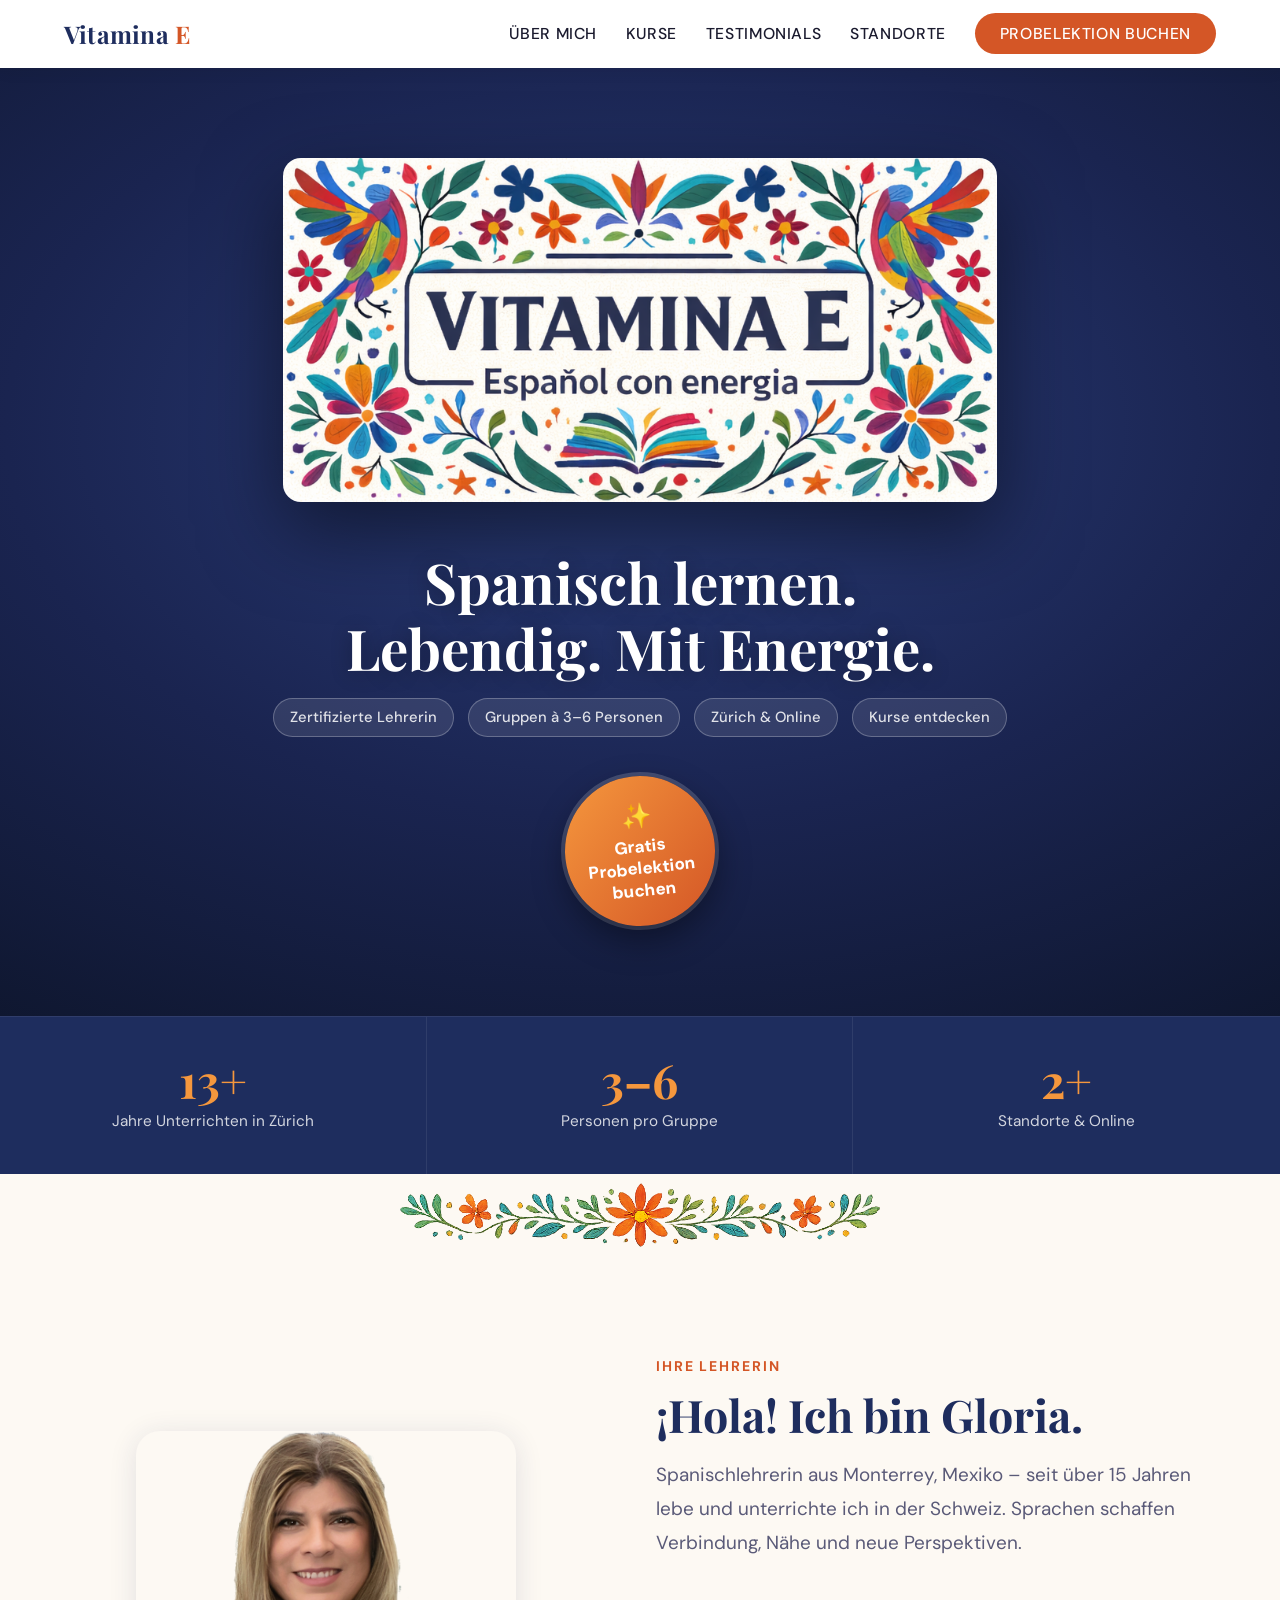
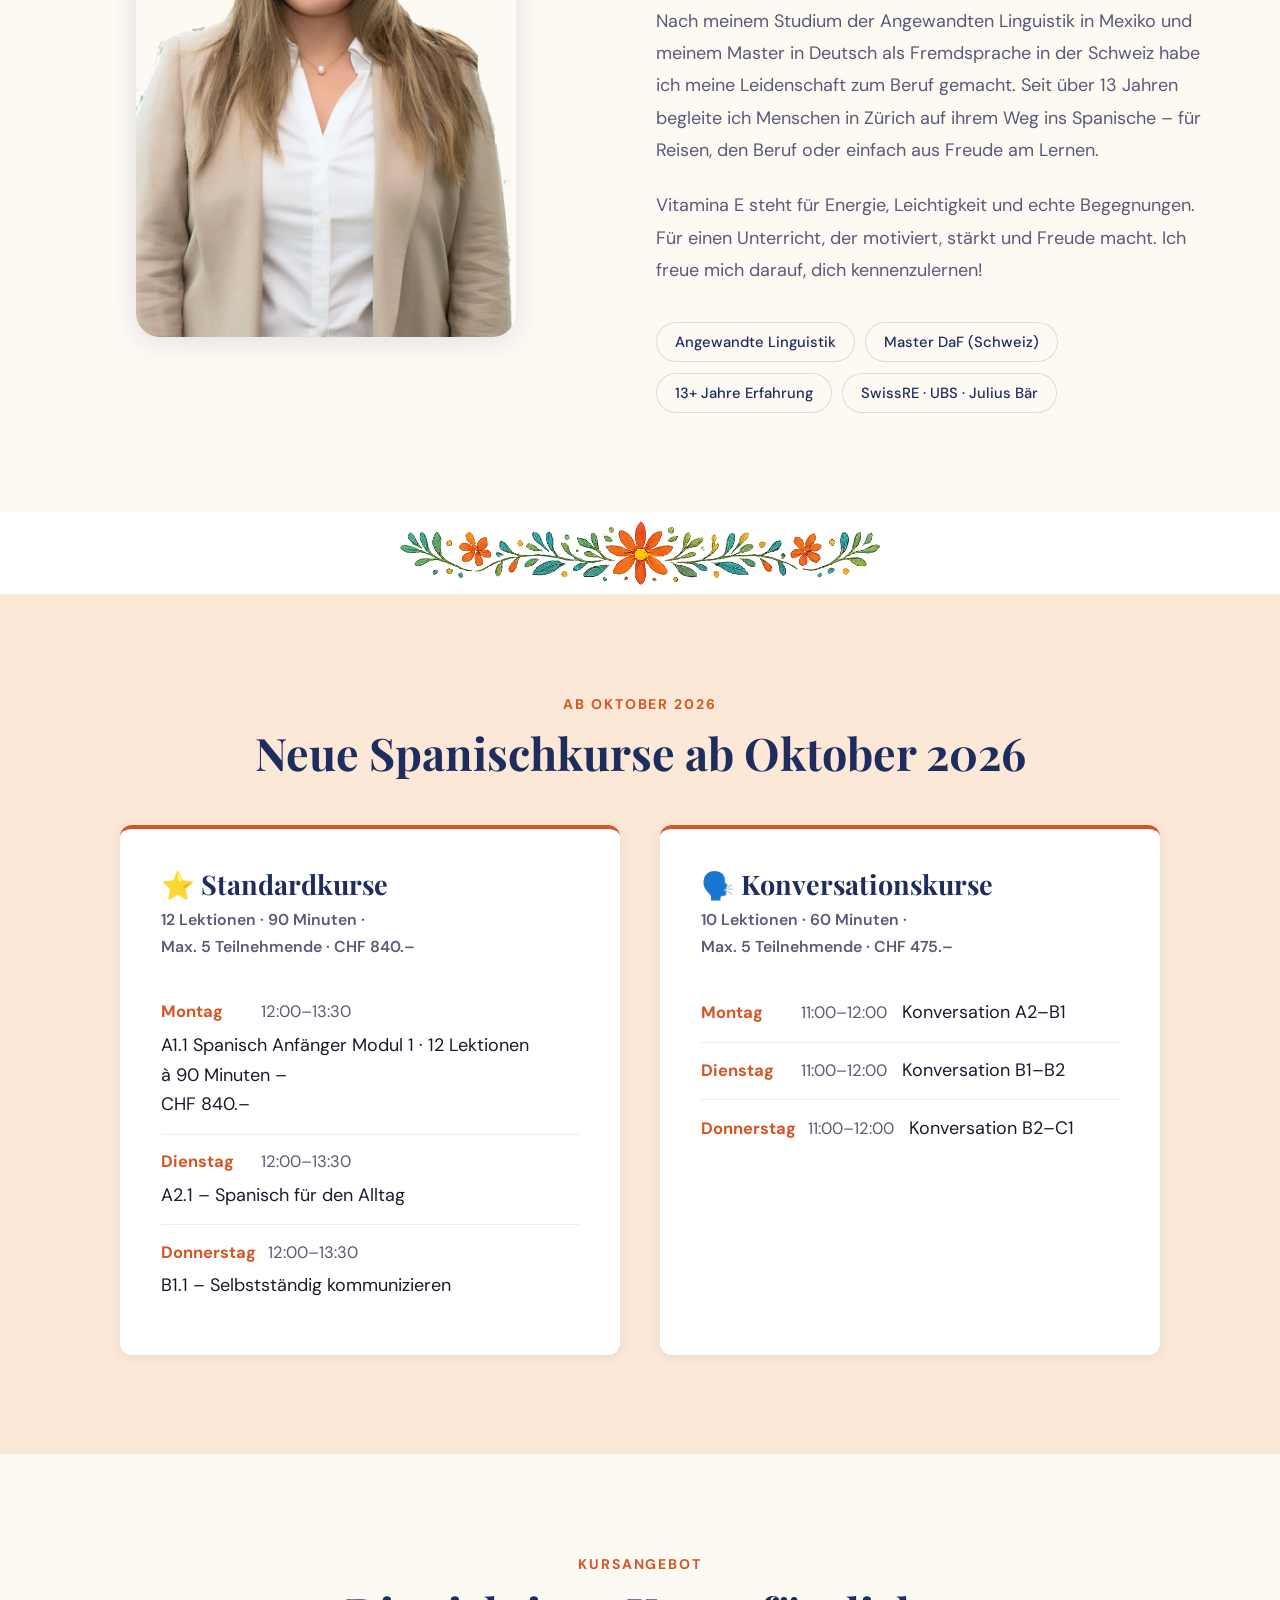
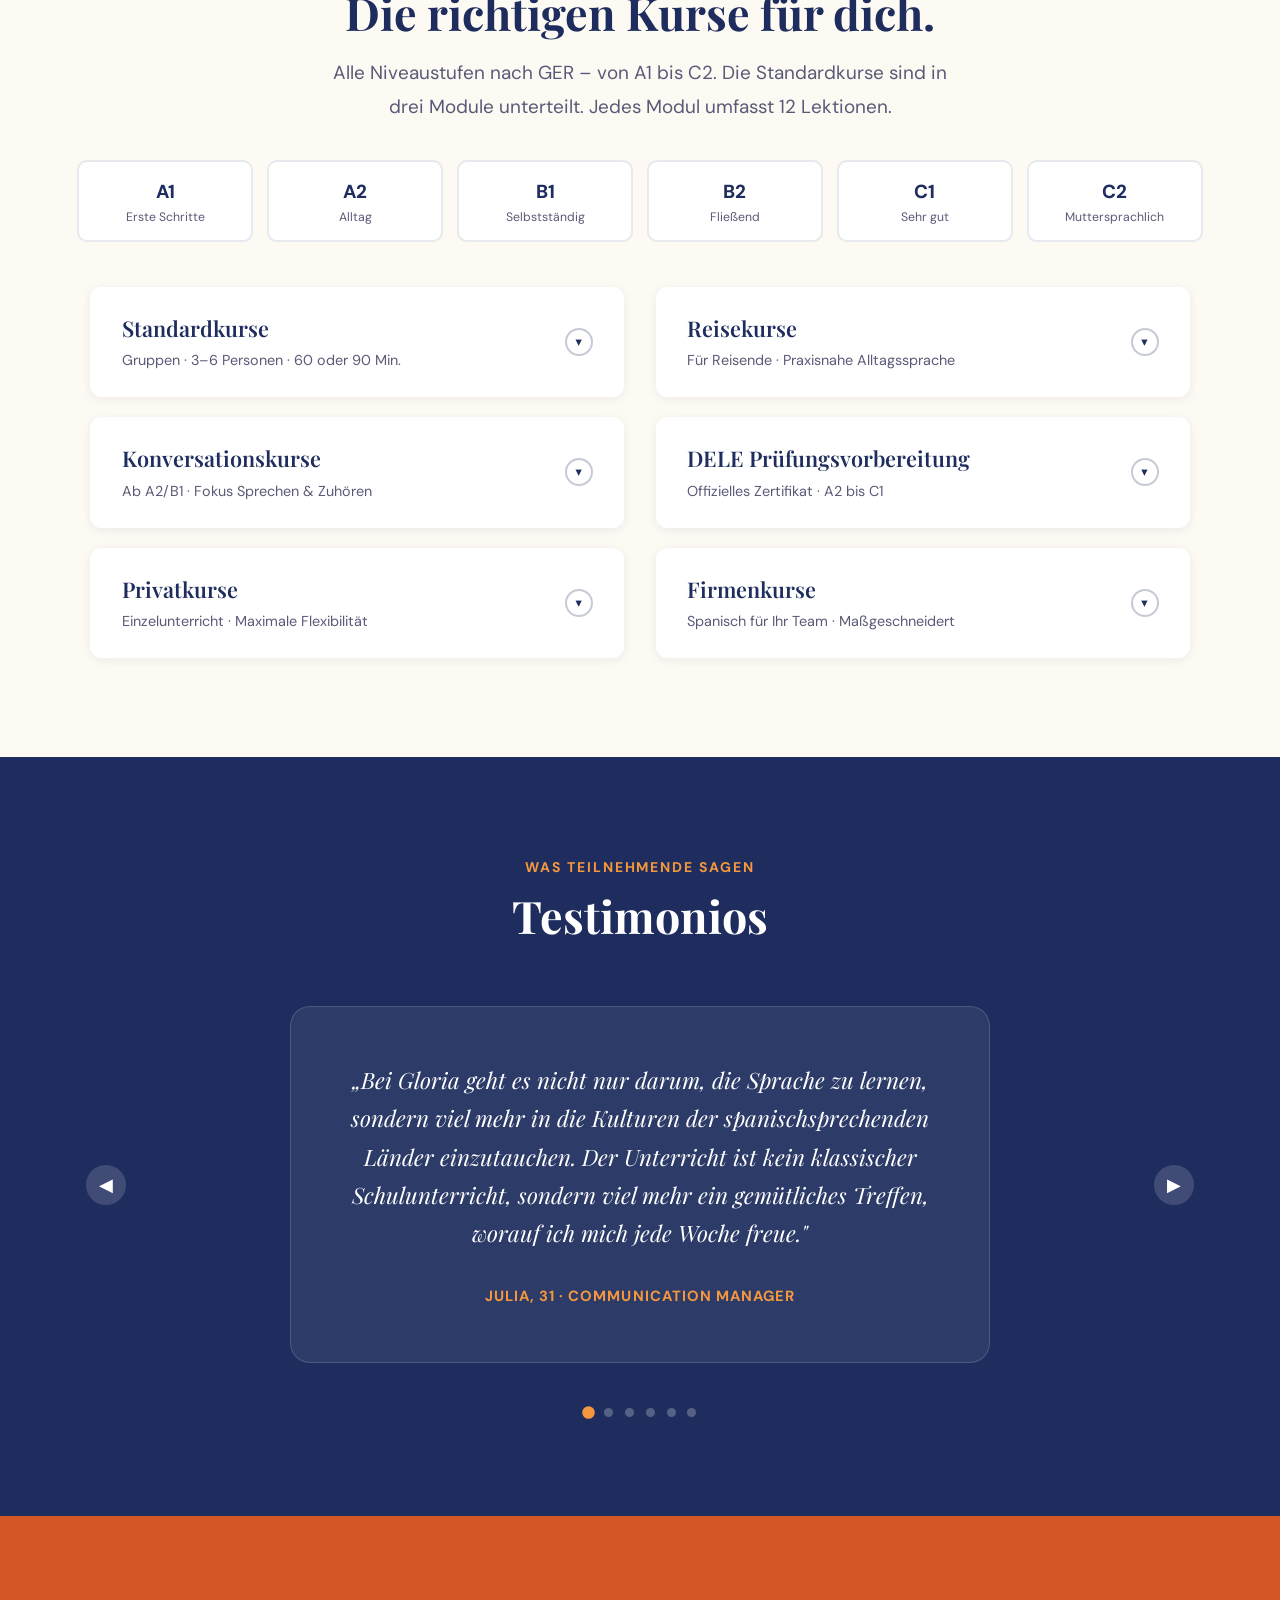
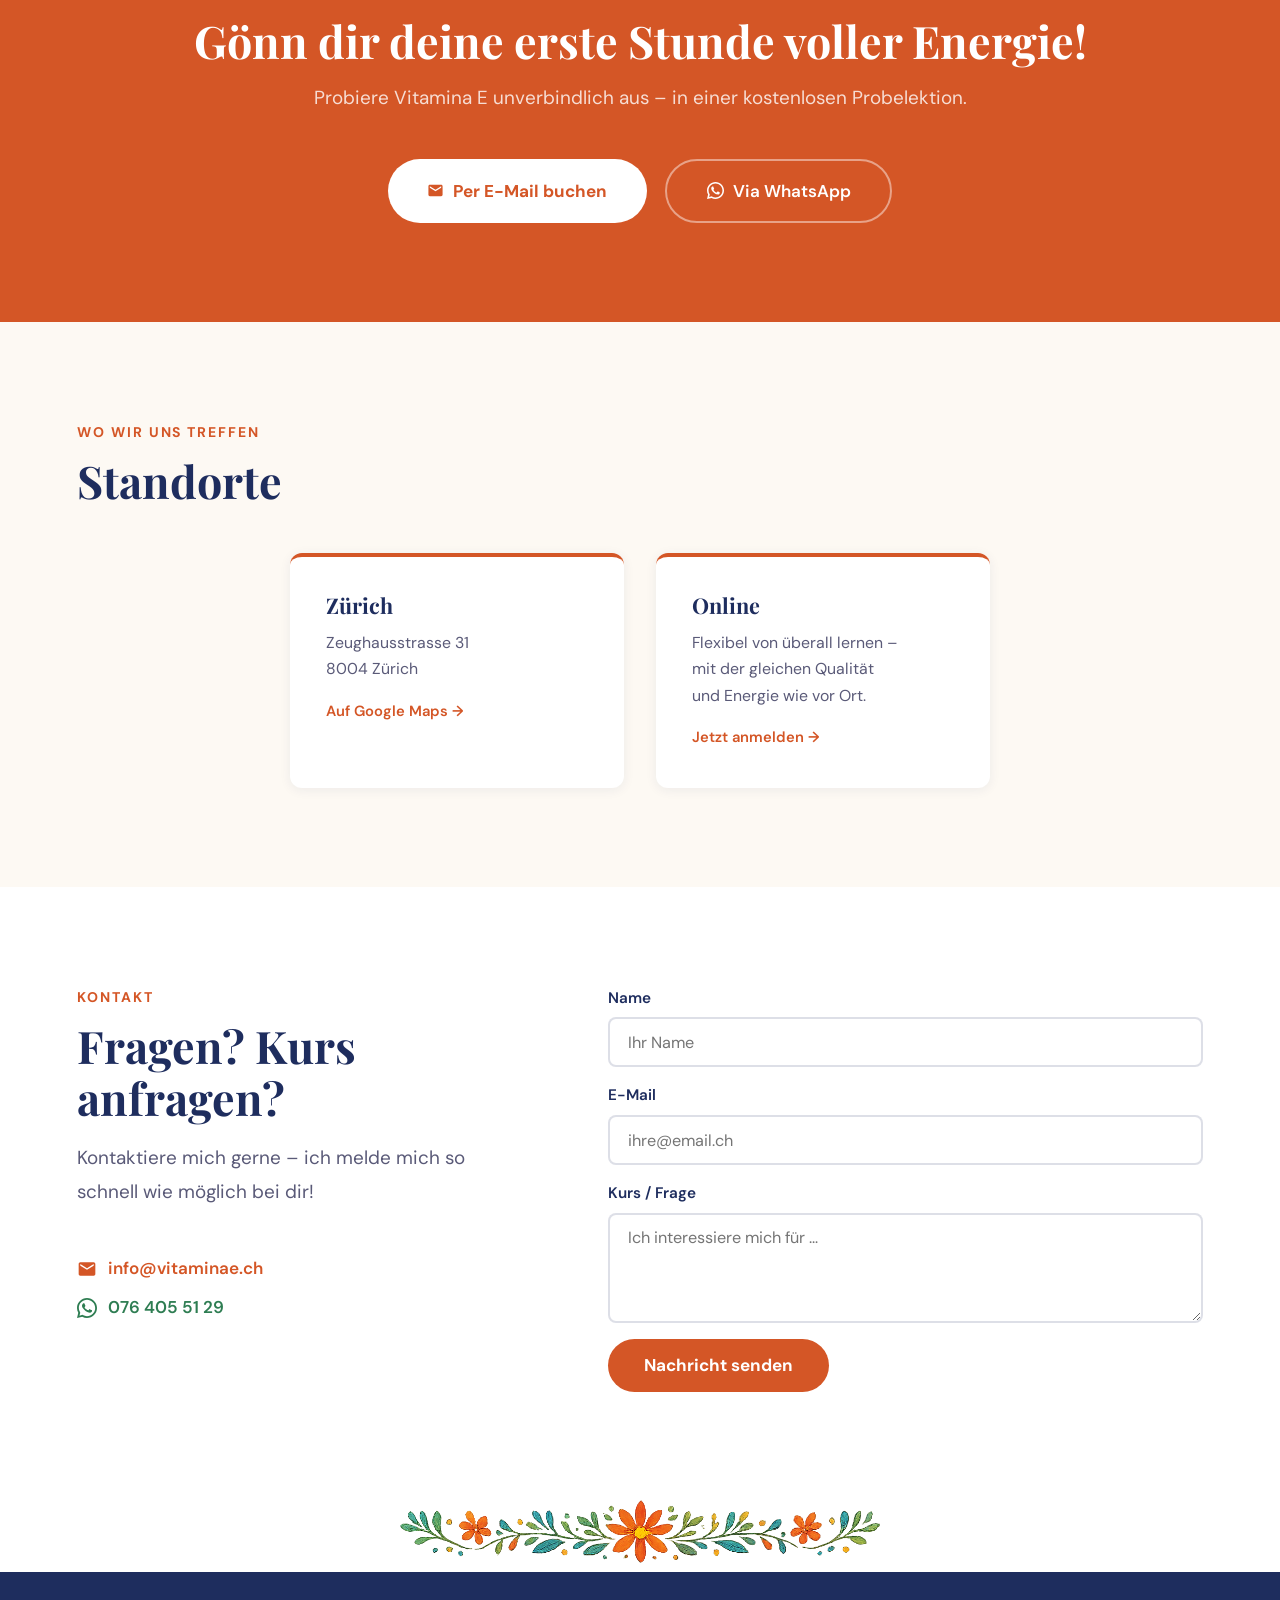
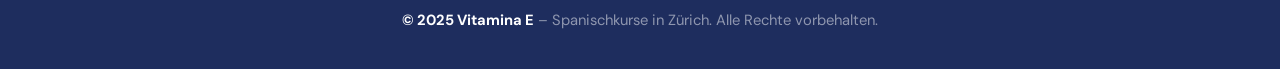
<file: docs/index.html>
<!DOCTYPE html>
<html lang="de">
<head>
<meta charset="UTF-8">
<meta name="viewport" content="width=device-width, initial-scale=1.0">
<title>Vitamina E – Español con energía | Spanischkurse Zürich</title>
<link rel="preconnect" href="https://fonts.googleapis.com">
<link rel="preconnect" href="https://fonts.gstatic.com" crossorigin>
<link href="https://fonts.googleapis.com/css2?family=Playfair+Display:ital,wght@0,400;0,600;0,700;1,400&family=DM+Sans:opsz,wght@9..40,300;9..40,400;9..40,500;9..40,600;9..40,700;9..40,800&display=swap" rel="stylesheet">
<style>
/* ── TOKENS ── */
:root {
  --navy:#1e2d5e; --navy2:#26387a; --terra:#d45626; --terra2:#b83d18;
  --gold:#f5973d; --green:#2e7d52; --teal:#0d7f8f; --cream:#fdf9f3;
  --white:#fff; --text:#1a1a2e; --muted:#5a5a78;
  --head:'Playfair Display',Georgia,serif;
  --body:'DM Sans',system-ui,sans-serif;
  --r:12px; --sh:0 4px 28px rgba(30,45,94,.12);
  --cta:var(--terra); --cta2:var(--terra2);
  --sec:#fdf9f3; --sec2:#fff;
}
body.vibrant {
  --head:'DM Sans',system-ui,sans-serif;
  --cta:var(--gold); --cta2:#e0872a;
  --sec:#fff; --sec2:#f8f4ee;
}
*,*::before,*::after{box-sizing:border-box;margin:0;padding:0;}
html{scroll-behavior:smooth;font-size:18px;}
body{font-family:var(--body);color:var(--text);background:var(--sec);line-height:1.65;}
img{max-width:100%;display:block;}
a{color:inherit;text-decoration:none;}
h1,h2,h3{font-family:var(--head);line-height:1.18;}

/* ── NAV ── */
nav{
  position:sticky;top:0;z-index:100;
  background:var(--white);box-shadow:0 2px 16px rgba(0,0,0,.07);
  padding:0 clamp(1.5rem,5vw,5rem);
  display:flex;align-items:center;justify-content:space-between;height:68px;
}
.nav-brand{
  font-family:var(--head);font-size:1.35rem;font-weight:700;color:var(--navy);
  letter-spacing:.01em;white-space:nowrap;
}
.nav-brand em{font-style:normal;color:var(--terra);}
.nav-links{display:flex;gap:1.6rem;align-items:center;list-style:none;}
.nav-links a{font-size:.875rem;font-weight:500;letter-spacing:.04em;text-transform:uppercase;color:var(--text);transition:color .18s;white-space:nowrap;}
.nav-links a:hover{color:var(--terra);}
.btn-nav{
  background:var(--cta);color:var(--white)!important;
  padding:.55rem 1.4rem;border-radius:40px;font-weight:700;
  transition:background .2s,transform .12s;white-space:nowrap;
}
.btn-nav:hover{background:var(--cta2)!important;transform:translateY(-1px);}

/* ── HERO ── */
#home{
  background:var(--navy);
  min-height:92svh;
  display:flex;flex-direction:column;
  align-items:center;justify-content:center;text-align:center;
  padding:5rem clamp(1.5rem,6vw,6rem) 5rem;
  gap:0;position:relative;overflow:hidden;
}
#home::before{
  content:'';position:absolute;inset:0;
  background:radial-gradient(ellipse 90% 75% at 50% 38%,#2a3d7a 0%,#1a2450 55%,#0f1730 100%);
}
.hero-left{position:relative;z-index:1;display:flex;flex-direction:column;align-items:center;max-width:760px;}
.hero-logo{
  width:min(760px,94%);border-radius:18px;
  box-shadow:0 28px 80px rgba(0,0,0,.5);margin-bottom:2.6rem;
}
.hero-badge{
  display:inline-flex;flex-direction:column;align-items:center;justify-content:center;
  width:150px;height:150px;border-radius:50%;
  background:linear-gradient(135deg,var(--gold),var(--terra));
  color:var(--white);
  font-family:var(--body);font-weight:800;font-size:.95rem;line-height:1.3;text-align:center;
  box-shadow:0 14px 34px rgba(0,0,0,.4),0 0 0 4px rgba(255,255,255,.18);
  transform:rotate(-6deg);transition:transform .2s;
  animation:badgePop 2.6s ease-in-out infinite;
}
.hero-badge:hover{transform:rotate(-6deg) scale(1.06);}
.hero-badge-star{font-size:1.35rem;margin-bottom:.15rem;}
body.vibrant .hero-badge{background:linear-gradient(135deg,var(--terra),var(--gold));}
@keyframes badgePop{
  0%,100%{transform:rotate(-6deg) scale(1);}
  50%{transform:rotate(-3deg) scale(1.05);}
}
@media(max-width:480px){
  .hero-badge{width:120px;height:120px;font-size:.8rem;}
  .hero-badge-star{font-size:1.1rem;}
}
.hero-h1{
  font-family:var(--head);
  font-size:clamp(2.1rem,4.4vw,3.4rem);color:var(--white);
  font-weight:700;margin-bottom:.9rem;text-wrap:balance;
  text-shadow:0 2px 20px rgba(0,0,0,.3);
}
body.vibrant .hero-h1{color:var(--gold);}
.hero-pills{
  display:flex;gap:.75rem;flex-wrap:wrap;margin-bottom:2.2rem;justify-content:center;
}
.hero-pill{
  background:rgba(255,255,255,.1);border:1px solid rgba(255,255,255,.25);
  border-radius:40px;padding:.35rem .9rem;
  font-size:.82rem;font-weight:500;color:rgba(255,255,255,.85);
}
a.hero-pill{transition:background .18s,border-color .18s;}
a.hero-pill:hover{background:rgba(255,255,255,.2);border-color:rgba(255,255,255,.4);}
.hero-btns{display:flex;gap:1rem;flex-wrap:wrap;justify-content:center;}
.btn-primary{
  background:var(--cta);color:var(--white);
  padding:.85rem 2rem;border-radius:50px;
  font-weight:700;font-size:.95rem;
  display:inline-flex;align-items:center;gap:.5rem;
  transition:background .2s,transform .15s,box-shadow .15s;
}
.btn-primary:hover{background:var(--cta2);transform:translateY(-2px);box-shadow:0 8px 24px rgba(0,0,0,.25);}
.btn-ghost{
  border:2px solid rgba(255,255,255,.4);color:var(--white);
  padding:.85rem 2rem;border-radius:50px;
  font-weight:600;font-size:.95rem;
  transition:border-color .2s,background .2s;
}
.btn-ghost:hover{border-color:var(--white);background:rgba(255,255,255,.1);}
.hero-right{
  position:relative;z-index:1;
  display:none;
}
.hero-photo{
  width:min(460px,100%);filter:drop-shadow(0 24px 56px rgba(0,0,0,.55));
  margin-bottom:-4rem;
}

/* ── USP BAR ── */
.usp-bar{
  background:var(--navy);
  display:grid;grid-template-columns:repeat(3,1fr);
  border-top:1px solid rgba(255,255,255,.08);
}
body.vibrant .usp-bar{background:var(--terra);}
.usp-item{
  padding:2.2rem 1rem;text-align:center;color:var(--white);
  border-right:1px solid rgba(255,255,255,.08);
}
.usp-item:last-child{border-right:none;}
.usp-num{
  font-family:var(--head);font-size:2.6rem;font-weight:700;
  color:var(--gold);display:block;line-height:1;
}
body.vibrant .usp-num{color:var(--white);}
.usp-txt{font-size:.85rem;opacity:.8;margin-top:.3rem;}

/* ── SHARED SECTION ── */
.section{padding:5.5rem clamp(1.5rem,6vw,7rem);}
.section-alt{background:var(--sec2);}
#neue-kurse{background:#fbe8d7;}
.lbl{font-size:.78rem;font-weight:700;letter-spacing:.14em;text-transform:uppercase;color:var(--terra);margin-bottom:.6rem;}
.section-dark .lbl{color:var(--gold);}
.h2{font-family:var(--head);font-size:clamp(1.75rem,3.5vw,2.7rem);color:var(--navy);margin-bottom:.9rem;text-wrap:balance;}
.section-dark .h2{color:var(--white);}
.lead{font-size:1.05rem;color:var(--muted);max-width:640px;line-height:1.8;margin-bottom:2.5rem;}
.section-dark .lead{color:rgba(255,255,255,.68);}

/* ── FLORAL ── */
.floral{display:flex;justify-content:center;padding:.5rem 0;background:var(--sec);}
.floral.alt{background:var(--sec2);}
.floral img{width:min(480px,88vw);}

/* ── ABOUT ── */
#ueber-mich{background:var(--sec);}
.about-grid{display:grid;grid-template-columns:1fr 1.1fr;gap:4.5rem;align-items:center;}
.about-photo-wrap{
  position:relative;background:var(--cream);
  border-radius:24px;overflow:hidden;
  box-shadow:var(--sh);
  max-width:380px;margin:0 auto;
}
body.vibrant .about-photo-wrap{
  border-radius:40% 60% 55% 45%/50% 45% 55% 50%;
  background:linear-gradient(135deg,#e8f4f0 0%,#fdf9f3 100%);
}
.about-photo-wrap img{width:100%;object-fit:cover;}
.chips{display:flex;flex-wrap:wrap;gap:.6rem;margin-top:2rem;}
.chip{
  background:var(--cream);border:1px solid rgba(30,45,94,.14);
  border-radius:20px;padding:.38rem 1rem;
  font-size:.82rem;font-weight:500;color:var(--navy);
}
body.vibrant .chip{background:rgba(30,45,94,.05);border-color:rgba(30,45,94,.2);}

/* ── LEVEL GRID ── */
.levels{
  display:grid;grid-template-columns:repeat(6,1fr);gap:.75rem;
  margin-bottom:2.5rem;
}
.lvl{
  background:var(--white);border:2px solid rgba(30,45,94,.1);
  border-radius:10px;padding:.75rem .5rem;text-align:center;
}
body.vibrant .lvl{border-color:var(--gold);}
.lvl-code{font-weight:800;font-size:1.05rem;color:var(--navy);}
.lvl-name{font-size:.68rem;color:var(--muted);margin-top:.2rem;line-height:1.3;}

/* ── ACCORDION ── */
.courses-stack{
  max-width:1100px;margin:0 auto;
  display:grid;grid-template-columns:1fr 1fr;grid-template-rows:repeat(3,auto);
  grid-auto-flow:column;align-items:start;gap:1.1rem 1.75rem;
}
details.ccard{
  background:var(--white);border-radius:var(--r);
  box-shadow:0 2px 10px rgba(30,45,94,.07);overflow:hidden;
  transition:box-shadow .2s;
}
details.ccard[open]{box-shadow:var(--sh);}
body.vibrant details.ccard[open]{outline:2px solid var(--gold);}
summary.csumm{
  list-style:none;cursor:pointer;
  padding:1.35rem 1.75rem;
  display:flex;align-items:center;justify-content:space-between;gap:1rem;
  background:var(--white);user-select:none;
  transition:background .15s;
}
summary.csumm::-webkit-details-marker{display:none;}
details.ccard[open] summary.csumm{background:var(--navy);color:var(--white);}
.cname{font-family:var(--head);font-size:1.2rem;font-weight:600;color:var(--navy);}
details.ccard[open] .cname{color:var(--white);}
.cmeta{font-size:.8rem;color:var(--muted);margin-top:.15rem;}
details.ccard[open] .cmeta{color:rgba(255,255,255,.6);}
.chevron{
  flex-shrink:0;width:28px;height:28px;border-radius:50%;
  border:2px solid rgba(30,45,94,.25);
  display:flex;align-items:center;justify-content:center;
  font-size:.7rem;color:var(--navy);
  transition:transform .3s,border-color .15s,color .15s;
}
details.ccard[open] .chevron{transform:rotate(180deg);border-color:rgba(255,255,255,.4);color:var(--white);}
.cbody{padding:2rem 1.75rem;}
.price-row{display:grid;grid-template-columns:1fr 1fr;gap:1.2rem;margin-bottom:1.75rem;}
.pcard{background:var(--cream);border-radius:10px;padding:1.4rem 1.3rem;}
body.vibrant .pcard{background:#f8f4ee;}
.pdur{font-size:.75rem;font-weight:700;text-transform:uppercase;letter-spacing:.08em;color:var(--muted);margin-bottom:.4rem;}
.pamt{font-family:var(--head);font-size:2rem;font-weight:700;color:var(--navy);}
.punit{font-size:.85rem;color:var(--muted);}
.ppkt{
  display:inline-block;margin-top:.7rem;
  background:var(--terra);color:var(--white);
  border-radius:6px;padding:.3rem .75rem;font-size:.8rem;font-weight:700;
}
body.vibrant .ppkt{background:var(--navy);}
.psave{font-size:.72rem;color:var(--muted);margin-top:.2rem;}
.por{
  background:var(--cream);border-radius:10px;padding:1.5rem;
  text-align:center;font-size:.95rem;color:var(--muted);margin-bottom:1.5rem;
}
.por strong{display:block;font-size:1.15rem;color:var(--navy);margin-bottom:.3rem;}
.flist{
  list-style:none;display:grid;grid-template-columns:1fr 1fr;gap:.55rem;
}
.flist li{
  display:flex;align-items:flex-start;gap:.5rem;
  font-size:.88rem;color:var(--text);padding:.35rem 0;
}
.flist li::before{content:'✓';color:var(--green);font-weight:700;flex-shrink:0;margin-top:.05rem;}

/* ── NEW COURSES (Okt 2026) ── */
.schedule-grid{display:grid;grid-template-columns:1fr 1fr;gap:2.25rem;max-width:1040px;margin:0 auto;}
.sched-col{background:var(--white);border-radius:var(--r);padding:2.25rem;border-top:4px solid var(--terra);box-shadow:0 2px 12px rgba(30,45,94,.07);}
body.vibrant .sched-col{border-top-color:var(--navy);}
.sched-title{font-family:var(--head);font-size:1.5rem;color:var(--navy);margin-bottom:.35rem;}
.sched-sub{font-size:.88rem;font-weight:600;color:var(--muted);margin-bottom:1.4rem;}
.sched-row{display:flex;flex-wrap:wrap;align-items:baseline;gap:.3rem .7rem;padding:.75rem 0;border-top:1px solid rgba(30,45,94,.08);}
.sched-row:first-of-type{border-top:none;}
.sched-day{font-weight:700;color:var(--terra);font-size:.92rem;min-width:88px;}
.sched-time{font-size:.92rem;color:var(--muted);min-width:88px;}
.sched-desc{font-size:1rem;color:var(--text);}

/* ── TESTIMONIALS ── */
#testimonials{background:var(--navy);}
body.vibrant #testimonials{background:var(--terra);}
.t-wrap{position:relative;overflow:hidden;}
.t-track{display:flex;transition:transform .5s cubic-bezier(.4,0,.2,1);}
.t-slide{min-width:100%;padding:.5rem 3.5rem;}
.tcard{
  max-width:700px;margin:0 auto;
  background:rgba(255,255,255,.07);
  border:1px solid rgba(255,255,255,.14);
  border-radius:20px;padding:3rem 3rem;text-align:center;
}
.tquote{
  font-family:var(--head);font-size:clamp(.95rem,2.2vw,1.25rem);
  color:var(--white);font-style:italic;line-height:1.7;margin-bottom:1.75rem;
}
.tauthor{font-weight:700;color:var(--gold);font-size:.82rem;letter-spacing:.07em;text-transform:uppercase;}
body.vibrant .tauthor{color:var(--white);}
.t-dots{display:flex;justify-content:center;gap:.65rem;margin-top:2rem;}
.t-dot{
  width:9px;height:9px;border-radius:50%;
  background:rgba(255,255,255,.25);border:none;cursor:pointer;
  transition:background .2s,transform .2s;padding:0;
}
.t-dot.on{background:var(--gold);transform:scale(1.4);}
body.vibrant .t-dot.on{background:var(--white);}
.t-btn{
  position:absolute;top:50%;transform:translateY(-50%);
  width:40px;height:40px;border-radius:50%;border:none;
  background:rgba(255,255,255,.15);color:var(--white);font-size:1rem;
  cursor:pointer;display:flex;align-items:center;justify-content:center;
  transition:background .18s;z-index:2;
}
.t-btn:hover{background:rgba(255,255,255,.3);}
.t-prev{left:.5rem;} .t-next{right:.5rem;}

/* Cards mode (hidden by default) */
.t-cards{
  display:none;grid-template-columns:repeat(auto-fill,minmax(290px,1fr));
  gap:1.5rem;max-width:1100px;margin:0 auto;
}
.t-cards.active{display:grid;}
.t-cards .tcard{max-width:none;text-align:left;font-size:.88rem;}
.t-cards .tquote{font-size:.95rem;}

/* ── CTA BANNER ── */
.cta-banner{
  background:var(--terra);color:var(--white);
  padding:5.5rem clamp(1.5rem,6vw,7rem);
  text-align:center;
}
body.vibrant .cta-banner{background:var(--navy);}
.cta-banner h2{font-family:var(--head);font-size:clamp(1.7rem,3.5vw,2.8rem);color:var(--white);margin-bottom:.8rem;}
.cta-banner p{color:rgba(255,255,255,.8);margin-bottom:2.5rem;font-size:1.05rem;}
.btn-white{
  background:var(--white);color:var(--terra);
  padding:.9rem 2.2rem;border-radius:50px;
  font-weight:700;font-size:.95rem;
  display:inline-flex;align-items:center;gap:.5rem;
  transition:transform .15s,box-shadow .15s;
}
.btn-white:hover{transform:translateY(-2px);box-shadow:0 10px 28px rgba(0,0,0,.2);}
body.vibrant .btn-white{color:var(--navy);}
.btn-outline-w{
  border:2px solid rgba(255,255,255,.45);color:var(--white);
  padding:.9rem 2.2rem;border-radius:50px;
  font-weight:600;font-size:.95rem;
  display:inline-flex;align-items:center;gap:.5rem;
  transition:border-color .2s,background .2s;
}
.btn-outline-w:hover{border-color:var(--white);background:rgba(255,255,255,.12);}
.cta-btns{display:flex;gap:1rem;justify-content:center;flex-wrap:wrap;}

/* ── LOCATIONS ── */
#standorte{background:var(--sec);}
.loc-grid{display:grid;grid-template-columns:repeat(2,1fr);gap:1.75rem;margin-top:2.5rem;max-width:700px;margin-left:auto;margin-right:auto;}
.loc-card{
  background:var(--white);border-radius:var(--r);
  padding:2rem;border-top:4px solid var(--terra);
  box-shadow:0 2px 12px rgba(30,45,94,.07);
}
body.vibrant .loc-card{border-top-color:var(--navy);}
.loc-card h3{font-family:var(--head);font-size:1.2rem;color:var(--navy);margin-bottom:.65rem;}
.loc-card address{font-style:normal;font-size:.88rem;color:var(--muted);line-height:1.65;}
.loc-link{
  display:inline-block;margin-top:.9rem;font-size:.82rem;
  font-weight:600;color:var(--terra);
}
.loc-link:hover{text-decoration:underline;}

/* ── CONTACT ── */
#kontakt{background:var(--sec2);}
.contact-grid{display:grid;grid-template-columns:1fr 1.35fr;gap:5rem;align-items:start;}
.cform{display:flex;flex-direction:column;gap:.9rem;}
.fg{display:flex;flex-direction:column;gap:.35rem;}
.fg label{font-weight:600;font-size:.85rem;color:var(--navy);}
.fg input,.fg textarea{
  border:2px solid rgba(30,45,94,.15);border-radius:8px;
  padding:.7rem 1rem;font-family:var(--body);font-size:.9rem;
  color:var(--text);background:var(--white);transition:border-color .2s;
}
.fg input:focus,.fg textarea:focus{outline:none;border-color:var(--terra);}
.fg textarea{min-height:110px;resize:vertical;}
.btn-submit{
  background:var(--cta);color:var(--white);border:none;
  padding:.85rem 2rem;border-radius:50px;
  font-family:var(--body);font-weight:700;font-size:.95rem;
  cursor:pointer;align-self:flex-start;transition:background .2s,transform .12s;
}
.btn-submit:hover{background:var(--cta2);transform:translateY(-2px);}
.contact-detail{display:flex;align-items:center;gap:.6rem;font-weight:600;font-size:.95rem;margin-top:.6rem;}
.contact-detail.email{color:var(--terra);}
.contact-detail.wa{color:var(--green);}

/* ── FOOTER ── */
footer{
  background:var(--navy);color:rgba(255,255,255,.5);
  text-align:center;padding:2rem 1.5rem;font-size:.82rem;
}
footer strong{color:var(--white);}

/* ── TWEAKS PANEL ── */
#tweaks{
  position:fixed;bottom:1.75rem;right:1.75rem;z-index:200;
  background:var(--white);border-radius:14px;
  box-shadow:0 8px 36px rgba(0,0,0,.16);
  padding:1.2rem 1.4rem;min-width:195px;
  transition:opacity .2s,pointer-events .2s;
}
#tweaks.hidden{opacity:0;pointer-events:none;}
.twk-title{font-size:.72rem;font-weight:700;text-transform:uppercase;letter-spacing:.11em;color:var(--muted);margin-bottom:.9rem;}
.twk-row{margin-bottom:.75rem;}
.twk-lbl{font-size:.78rem;font-weight:600;color:var(--navy);margin-bottom:.35rem;}
.twk-pills{display:flex;gap:.4rem;}
.twk-pill{
  padding:.32rem .8rem;border-radius:20px;
  border:1.5px solid rgba(30,45,94,.2);
  background:var(--white);font-size:.78rem;font-weight:500;
  cursor:pointer;transition:all .15s;color:var(--text);
}
.twk-pill.on{background:var(--navy);color:var(--white);border-color:var(--navy);}

/* ── REVEAL (progressive enhancement — hidden only when JS opts in) ── */
body.js-reveal [data-reveal]{opacity:0;transform:translateY(22px);transition:opacity .6s ease,transform .6s ease;}
body.js-reveal [data-reveal].vis{opacity:1;transform:none;}

/* ── RESPONSIVE ── */
@media(max-width:900px){
  .usp-bar{grid-template-columns:1fr;}
  .about-grid,.contact-grid{grid-template-columns:1fr;}
  .levels{grid-template-columns:repeat(3,1fr);}
  .price-row,.flist,.loc-grid,.schedule-grid{grid-template-columns:1fr;}
  .courses-stack{grid-template-columns:1fr;grid-auto-flow:row;}
  .nav-links{display:none;}
}
</style>
</head>
<template id="__bundler_thumbnail" data-bg-color="#1e2d5e">
<svg viewBox="0 0 400 400" xmlns="http://www.w3.org/2000/svg"><rect width="400" height="400" fill="#1e2d5e"/><circle cx="200" cy="200" r="118" fill="none" stroke="#f5973d" stroke-width="7"/><text x="200" y="248" font-family="Georgia,serif" font-size="150" font-weight="700" fill="#f5973d" text-anchor="middle">E</text></svg>
</template>
<body class="boutique" id="top">

<!-- ── NAV ── -->
<nav>
  <div class="nav-brand">Vitamina <em>E</em></div>
  <ul class="nav-links">
    <li><a href="#ueber-mich">Über mich</a></li>
    <li><a href="#kurse">Kurse</a></li>
    <li><a href="#testimonials">Testimonials</a></li>
    <li><a href="#standorte">Standorte</a></li>
    <li><a href="#kontakt" class="btn-nav">Probelektion buchen</a></li>
  </ul>
</nav>

<!-- ── HERO ── -->
<section id="home" data-screen-label="Hero">
  <div class="hero-left">
    <img src="uploads/logo-1780666673083.png" alt="Vitamina E – Español con energía" class="hero-logo">
    <h1 class="hero-h1">Spanisch lernen.<br>Lebendig. Mit Energie.</h1>
    <div class="hero-pills">
      <span class="hero-pill">Zertifizierte Lehrerin</span>
      <span class="hero-pill">Gruppen à 3–6 Personen</span>
      <span class="hero-pill">Zürich &amp; Online</span>
      <a href="#kurse" class="hero-pill">Kurse entdecken</a>
    </div>
    <div class="hero-btns">
      <a href="#kontakt" class="hero-badge"><span class="hero-badge-star">✨</span>Gratis<br>Probelektion<br>buchen</a>
    </div>
  </div>
</section>

<!-- ── USP ── -->
<div class="usp-bar" data-reveal>
  <div class="usp-item">
    <span class="usp-num">13+</span>
    <div class="usp-txt">Jahre Unterrichten in Zürich</div>
  </div>
  <div class="usp-item">
    <span class="usp-num">3–6</span>
    <div class="usp-txt">Personen pro Gruppe</div>
  </div>
  <div class="usp-item">
    <span class="usp-num">2+</span>
    <div class="usp-txt">Standorte &amp; Online</div>
  </div>
</div>

<!-- ── FLORAL ── -->
<div class="floral">
  <img src="uploads/other_images-1780666716206.png" alt="">
</div>

<!-- ── ABOUT ── -->
<section class="section" id="ueber-mich" data-screen-label="Über mich">
  <div class="about-grid">
    <div class="about-photo-wrap" data-reveal>
      <img src="uploads/gloria_photo-1780666695180.png" alt="Gloria – Spanischlehrerin Zürich">
    </div>
    <div data-reveal>
      <p class="lbl">Ihre Lehrerin</p>
      <h2 class="h2">¡Hola! Ich bin Gloria.</h2>
      <p class="lead">Spanischlehrerin aus Monterrey, Mexiko – seit über 15 Jahren lebe und unterrichte ich in der Schweiz. Sprachen schaffen Verbindung, Nähe und neue Perspektiven.</p>
      <p style="color:var(--muted);line-height:1.8;margin-bottom:1.25rem;">Nach meinem Studium der Angewandten Linguistik in Mexiko und meinem Master in Deutsch als Fremdsprache in der Schweiz habe ich meine Leidenschaft zum Beruf gemacht. Seit über 13 Jahren begleite ich Menschen in Zürich auf ihrem Weg ins Spanische – für Reisen, den Beruf oder einfach aus Freude am Lernen.</p>
      <p style="color:var(--muted);line-height:1.8;margin-bottom:2rem;">Vitamina E steht für Energie, Leichtigkeit und echte Begegnungen. Für einen Unterricht, der motiviert, stärkt und Freude macht. Ich freue mich darauf, dich kennenzulernen!</p>
      <div class="chips">
        <span class="chip">Angewandte Linguistik</span>
        <span class="chip">Master DaF (Schweiz)</span>
        <span class="chip">13+ Jahre Erfahrung</span>
        <span class="chip">SwissRE · UBS · Julius Bär</span>
      </div>
    </div>
  </div>
</section>

<!-- ── FLORAL ── -->
<div class="floral alt"><img src="uploads/other_images-1780666716206.png" alt=""></div>

<!-- ── NEW COURSES (Okt 2026) ── -->
<section class="section" id="neue-kurse" data-screen-label="Neue Kurse ab Oktober 2026">
  <div style="text-align:center;margin-bottom:2.5rem">
    <p class="lbl">Ab Oktober 2026</p>
    <h2 class="h2">Neue Spanischkurse ab Oktober 2026</h2>
  </div>

  <div class="schedule-grid" data-reveal>
    <div class="sched-col">
      <h3 class="sched-title">⭐ Standardkurse</h3>
      <p class="sched-sub">12&nbsp;Lektionen · 90&nbsp;Minuten ·<br>Max.&nbsp;5&nbsp;Teilnehmende · CHF&nbsp;840.–</p>
      <div class="sched-row"><div class="sched-day">Montag</div><div class="sched-time">12:00–13:30</div><div class="sched-desc">A1.1 Spanisch Anfänger Modul&nbsp;1 · 12&nbsp;Lektionen à&nbsp;90&nbsp;Minuten –<br>CHF&nbsp;840.–</div></div>
      <div class="sched-row"><div class="sched-day">Dienstag</div><div class="sched-time">12:00–13:30</div><div class="sched-desc">A2.1 – Spanisch für den Alltag</div></div>
      <div class="sched-row"><div class="sched-day">Donnerstag</div><div class="sched-time">12:00–13:30</div><div class="sched-desc">B1.1 – Selbstständig kommunizieren</div></div>
    </div>
    <div class="sched-col">
      <h3 class="sched-title">🗣️ Konversationskurse</h3>
      <p class="sched-sub">10&nbsp;Lektionen · 60&nbsp;Minuten ·<br>Max.&nbsp;5&nbsp;Teilnehmende · CHF&nbsp;475.–</p>
      <div class="sched-row"><div class="sched-day">Montag</div><div class="sched-time">11:00–12:00</div><div class="sched-desc">Konversation A2–B1</div></div>
      <div class="sched-row"><div class="sched-day">Dienstag</div><div class="sched-time">11:00–12:00</div><div class="sched-desc">Konversation B1–B2</div></div>
      <div class="sched-row"><div class="sched-day">Donnerstag</div><div class="sched-time">11:00–12:00</div><div class="sched-desc">Konversation B2–C1</div></div>
    </div>
  </div>
</section>

<!-- ── COURSES ── -->
<section class="section" id="kurse" data-screen-label="Kurse">
  <div style="text-align:center;margin-bottom:2rem">
    <p class="lbl">Kursangebot</p>
    <h2 class="h2">Die richtigen Kurse für dich.</h2>
    <p class="lead" style="margin:0 auto 2rem">Alle Niveaustufen nach GER – von A1 bis C2.
      Die Standardkurse sind in drei Module unterteilt. Jedes Modul umfasst 12 Lektionen.</p>
  </div>
  <div class="levels" data-reveal>
    <div class="lvl"><div class="lvl-code">A1</div><div class="lvl-name">Erste Schritte</div></div>
    <div class="lvl"><div class="lvl-code">A2</div><div class="lvl-name">Alltag</div></div>
    <div class="lvl"><div class="lvl-code">B1</div><div class="lvl-name">Selbstständig</div></div>
    <div class="lvl"><div class="lvl-code">B2</div><div class="lvl-name">Fließend</div></div>
    <div class="lvl"><div class="lvl-code">C1</div><div class="lvl-name">Sehr gut</div></div>
    <div class="lvl"><div class="lvl-code">C2</div><div class="lvl-name">Muttersprachlich</div></div>
  </div>

  <div class="courses-stack" data-reveal>

    <details class="ccard">
      <summary class="csumm">
        <div><div class="cname">Standardkurse</div><div class="cmeta">Gruppen · 3–6 Personen · 60 oder 90 Min.</div></div>
        <div class="chevron">▾</div>
      </summary>
      <div class="cbody">
        <div class="price-row">
          <div class="pcard">
            <div class="pdur">60 Minuten</div>
            <div class="pamt">54 <span class="punit">CHF / Lek.</span></div>
            <div class="ppkt">10er-Paket: 510 CHF</div>
            <div class="psave">Spare 30 CHF</div>
          </div>
          <div class="pcard">
            <div class="pdur">90 Minuten</div>
            <div class="pamt">74 <span class="punit">CHF / Lek.</span></div>
            <div class="ppkt">12er-Paket: 840 CHF</div>
            <div class="psave">Spare 48 CHF</div>
          </div>
        </div>
        <ul class="flist">
          <li>Dynamische Interaktion &amp; praxisnahe Grammatik</li>
          <li>Kleine Gruppen – viel Raum zum Sprechen</li>
          <li>Ergänzende Materialien (Kursbuch separat)</li>
          <li>Individuelle Betreuung und Beratung</li>
          <li>Raum inklusive</li>
          <li>Jede Menge Spaß und Motivation</li>
        </ul>
      </div>
    </details>

    <details class="ccard">
      <summary class="csumm">
        <div><div class="cname">Konversationskurse</div><div class="cmeta">Ab A2/B1 · Fokus Sprechen &amp; Zuhören</div></div>
        <div class="chevron">▾</div>
      </summary>
      <div class="cbody">
        <div class="price-row">
          <div class="pcard">
            <div class="pdur">60 Minuten</div>
            <div class="pamt">50 <span class="punit">CHF / Lek.</span></div>
            <div class="ppkt">10er-Paket: 475 CHF</div>
            <div class="psave">Spare 25 CHF</div>
          </div>
          <div class="pcard">
            <div class="pdur">90 Minuten</div>
            <div class="pamt">70 <span class="punit">CHF / Lek.</span></div>
            <div class="ppkt">10er-Paket: 665 CHF</div>
            <div class="psave">Spare 35 CHF</div>
          </div>
        </div>
        <ul class="flist">
          <li>Praxisnah &amp; interaktiv – reale Kommunikationssituationen</li>
          <li>Mehr Sicherheit und Selbstvertrauen</li>
          <li>Gezielte Übungen zur mündlichen Ausdrucksfähigkeit</li>
          <li>Flexible Methodik nach deinem Lerntempo</li>
          <li>Fokus auf Sprechen &amp; Hörverständnis</li>
          <li>Raum inklusive</li>
        </ul>
      </div>
    </details>

    <details class="ccard">
      <summary class="csumm">
        <div><div class="cname">Privatkurse</div><div class="cmeta">Einzelunterricht · Maximale Flexibilität</div></div>
        <div class="chevron">▾</div>
      </summary>
      <div class="cbody">
        <div class="price-row">
          <div class="pcard">
            <div class="pdur">60 Minuten</div>
            <div class="pamt">90 <span class="punit">CHF / Lek.</span></div>
            <div class="ppkt">10er-Paket: 850 CHF</div>
            <div class="psave">Spare 50 CHF</div>
          </div>
          <div class="pcard">
            <div class="pdur">90 Minuten</div>
            <div class="pamt">120 <span class="punit">CHF / Lek.</span></div>
            <div class="ppkt">10er-Paket: 1'150 CHF</div>
            <div class="psave">Spare 50 CHF</div>
          </div>
        </div>
        <ul class="flist">
          <li>Individuell – auf deine Ziele zugeschnitten</li>
          <li>Maximale Flexibilität bei Terminen</li>
          <li>Gezielter Fokus auf relevante Themen</li>
          <li>Intensives Sprechen, Hören und Schreiben</li>
          <li>Vor Ort oder online</li>
          <li>Raum inklusive</li>
        </ul>
      </div>
    </details>

    <details class="ccard">
      <summary class="csumm">
        <div><div class="cname">Reisekurse</div><div class="cmeta">Für Reisende · Praxisnahe Alltagssprache</div></div>
        <div class="chevron">▾</div>
      </summary>
      <div class="cbody">
        <div class="price-row">
          <div class="pcard">
            <div class="pdur">60 Minuten</div>
            <div class="pamt">54 <span class="punit">CHF / Lek.</span></div>
            <div class="ppkt">10er-Paket: 510 CHF</div>
            <div class="psave">Spare 30 CHF</div>
          </div>
          <div class="pcard">
            <div class="pdur">90 Minuten</div>
            <div class="pamt">74 <span class="punit">CHF / Lek.</span></div>
            <div class="ppkt">10er-Paket: 700 CHF</div>
            <div class="psave">Spare 40 CHF</div>
          </div>
        </div>
        <ul class="flist">
          <li>Hotel, Restaurant, Transport &amp; Freizeit</li>
          <li>Kleine Gruppen für volle Aufmerksamkeit</li>
          <li>Typische Reisesituationen üben</li>
          <li>Angepasst an deine Reisepläne</li>
          <li>Intensivere Rollenspiele &amp; Szenarien</li>
          <li>Raum inklusive</li>
        </ul>
      </div>
    </details>

    <details class="ccard">
      <summary class="csumm">
        <div><div class="cname">DELE Prüfungsvorbereitung</div><div class="cmeta">Offizielles Zertifikat · A2 bis C1</div></div>
        <div class="chevron">▾</div>
      </summary>
      <div class="cbody">
        <div class="por"><strong>Preis nach Absprache</strong>Zertifikat A2 bis C1 – klar, effizient und motivierend.</div>
        <ul class="flist">
          <li>Übungen nach offiziellem Prüfungsformat</li>
          <li>Gezieltes Training aller Prüfungsfähigkeiten</li>
          <li>Klare Strategien für jede Prüfungsaufgabe</li>
          <li>Schneller Fortschritt mit konkreten Zielen</li>
        </ul>
      </div>
    </details>

    <details class="ccard">
      <summary class="csumm">
        <div><div class="cname">Firmenkurse</div><div class="cmeta">Spanisch für Ihr Team · Maßgeschneidert</div></div>
        <div class="chevron">▾</div>
      </summary>
      <div class="cbody">
        <div class="por"><strong>Preis nach Absprache</strong>Ideal für Geschäftsreisen, Meetings und Kund:innenkontakte.</div>
        <ul class="flist">
          <li>Individuell auf Ihr Team zugeschnitten</li>
          <li>Praxisorientierte Kommunikation</li>
          <li>Meetings vorbereiten &amp; trainieren</li>
          <li>Erfahrung mit Swiss Re, UBS, Julius Bär</li>
        </ul>
      </div>
    </details>

  </div>
</section>

<!-- ── TESTIMONIALS ── -->
<section class="section section-dark" id="testimonials" data-screen-label="Testimonials">
  <div style="text-align:center;margin-bottom:3rem">
    <p class="lbl">Was Teilnehmende sagen</p>
    <h2 class="h2">Testimonios</h2>
  </div>
  <div class="t-wrap" id="tWrap">
    <button class="t-btn t-prev" aria-label="Zurück">◀</button>
    <div class="t-track" id="tTrack">
      <div class="t-slide"><div class="tcard">
        <p class="tquote">„Bei Gloria geht es nicht nur darum, die Sprache zu lernen, sondern viel mehr in die Kulturen der spanischsprechenden Länder einzutauchen. Der Unterricht ist kein klassischer Schulunterricht, sondern viel mehr ein gemütliches Treffen, worauf ich mich jede Woche freue."</p>
        <div class="tauthor">Julia, 31 · Communication Manager</div>
      </div></div>
      <div class="t-slide"><div class="tcard">
        <p class="tquote">„Mit ihrem mexikanischen Temperament ist sie Lehrerin aus Leidenschaft. Im Unterricht lernt man bei ihr fast automatisch. Der Unterricht hat mich großartig auf meine Reise durch Südamerika vorbereitet."</p>
        <div class="tauthor">Judith, 40 · Architektin</div>
      </div></div>
      <div class="t-slide"><div class="tcard">
        <p class="tquote">„Gloria ist seit über 6 Jahren meine Spanischlehrerin und einfach großartig. Der Unterricht ist super familiär, entspannt und gleichzeitig sehr effektiv. Sie fühlt sich eher wie eine Freundin als eine klassische Lehrerin an. Dank ihr macht Spanisch richtig Spaß!"</p>
        <div class="tauthor">Sara</div>
      </div></div>
      <div class="t-slide"><div class="tcard">
        <p class="tquote">„Ich hatte keine Vorkenntnisse und bin jetzt mit zwei Stunden pro Woche auf dem Niveau B1/B2. Die zwei Stunden sind für mich eher eine Entspannung als Arbeit – die Atmosphäre ist sehr entspannt, humorvoll und freundlich."</p>
        <div class="tauthor">Tamara, 37 · Verkaufsdirektorin</div>
      </div></div>
      <div class="t-slide"><div class="tcard">
        <p class="tquote">„Seit mehr als 5 Jahren besuche ich die Spanischkurse bei Gloria. Die Lektionen machen mir Spaß, sie sind immer interessant und abwechslungsreich. Gloria ist immer sehr gut und vielseitig vorbereitet."</p>
        <div class="tauthor">Werner</div>
      </div></div>
      <div class="t-slide"><div class="tcard">
        <p class="tquote">„Ich freue mich jede Woche auf den Kurs. Gloria hat viel Geduld. Der Unterricht ist immer sehr gut vorbereitet – interessant und abwechslungsreich: Grammatik, aktuelle Themen, Spiele …"</p>
        <div class="tauthor">Rena</div>
      </div></div>
    </div>
    <button class="t-btn t-next" aria-label="Weiter">▶</button>
  </div>
  <div class="t-dots" id="tDots"></div>
  <div class="t-cards" id="tCards"></div>
</section>

<!-- ── CTA BANNER ── -->
<div class="cta-banner" data-screen-label="CTA">
  <h2>Gönn dir deine erste Stunde voller Energie!</h2>
  <p>Probiere Vitamina E unverbindlich aus – in einer kostenlosen Probelektion.</p>
  <div class="cta-btns">
    <a href="mailto:info@vitaminae.ch" class="btn-white">
      <svg width="17" height="17" viewBox="0 0 24 24" fill="currentColor"><path d="M20 4H4c-1.1 0-2 .9-2 2v12c0 1.1.9 2 2 2h16c1.1 0 2-.9 2-2V6c0-1.1-.9-2-2-2zm0 4l-8 5-8-5V6l8 5 8-5v2z"/></svg>
      Per E-Mail buchen
    </a>
    <a href="#" data-wa-link class="btn-outline-w">
      <svg width="17" height="17" viewBox="0 0 24 24" fill="currentColor"><path d="M17.472 14.382c-.297-.149-1.758-.867-2.03-.967-.273-.099-.471-.148-.67.15-.197.297-.767.966-.94 1.164-.173.199-.347.223-.644.075-.297-.15-1.255-.463-2.39-1.475-.883-.788-1.48-1.761-1.653-2.059-.173-.297-.018-.458.13-.606.134-.133.298-.347.446-.52.149-.174.198-.298.298-.497.099-.198.05-.371-.025-.52-.075-.149-.669-1.612-.916-2.207-.242-.579-.487-.5-.669-.51-.173-.008-.371-.01-.57-.01-.198 0-.52.074-.792.372-.272.297-1.04 1.016-1.04 2.479 0 1.462 1.065 2.875 1.213 3.074.149.198 2.096 3.2 5.077 4.487.709.306 1.262.489 1.694.625.712.227 1.36.195 1.871.118.571-.085 1.758-.719 2.006-1.413.248-.694.248-1.289.173-1.413z"/><path d="M12 0C5.373 0 0 5.373 0 12c0 2.115.553 4.1 1.523 5.82L.046 23.954 6.3 22.49A11.955 11.955 0 0012 24c6.627 0 12-5.373 12-12S18.627 0 12 0zm0 21.818a9.818 9.818 0 01-5.006-1.372l-.357-.213-3.7.97.988-3.607-.233-.371A9.818 9.818 0 012.182 12c0-5.423 4.395-9.818 9.818-9.818 5.424 0 9.818 4.395 9.818 9.818 0 5.424-4.394 9.818-9.818 9.818z"/></svg>
      Via WhatsApp
    </a>
  </div>
</div>

<!-- ── LOCATIONS ── -->
<section class="section" id="standorte" data-screen-label="Standorte">
  <p class="lbl">Wo wir uns treffen</p>
  <h2 class="h2">Standorte</h2>
  <div class="loc-grid" data-reveal>
    <div class="loc-card">
      <h3>Zürich</h3>
      <address>Zeughausstrasse 31<br>8004 Zürich</address>
      <a href="https://share.google/zrnGJlObwDDANN9Tj" target="_blank" rel="noopener" class="loc-link">Auf Google Maps →</a>
    </div>
    <div class="loc-card">
      <h3>Online</h3>
      <address>Flexibel von überall lernen –<br>mit der gleichen Qualität<br>und Energie wie vor Ort.</address>
      <a href="#kontakt" class="loc-link">Jetzt anmelden →</a>
    </div>
  </div>
</section>

<!-- ── CONTACT ── -->
<section class="section section-alt" id="kontakt" data-screen-label="Kontakt">
  <div class="contact-grid">
    <div data-reveal>
      <p class="lbl">Kontakt</p>
      <h2 class="h2">Fragen? Kurs anfragen?</h2>
      <p class="lead">Kontaktiere mich gerne – ich melde mich so schnell wie möglich bei dir!</p>
      <a href="mailto:info@vitaminae.ch" class="contact-detail email">
        <svg width="20" height="20" viewBox="0 0 24 24" fill="currentColor"><path d="M20 4H4c-1.1 0-2 .9-2 2v12c0 1.1.9 2 2 2h16c1.1 0 2-.9 2-2V6c0-1.1-.9-2-2-2zm0 4l-8 5-8-5V6l8 5 8-5v2z"/></svg>
        info@vitaminae.ch
      </a>
      <a href="#" data-wa-link class="contact-detail wa">
        <svg width="20" height="20" viewBox="0 0 24 24" fill="currentColor"><path d="M17.472 14.382c-.297-.149-1.758-.867-2.03-.967-.273-.099-.471-.148-.67.15-.197.297-.767.966-.94 1.164-.173.199-.347.223-.644.075-.297-.15-1.255-.463-2.39-1.475-.883-.788-1.48-1.761-1.653-2.059-.173-.297-.018-.458.13-.606.134-.133.298-.347.446-.52.149-.174.198-.298.298-.497.099-.198.05-.371-.025-.52-.075-.149-.669-1.612-.916-2.207-.242-.579-.487-.5-.669-.51-.173-.008-.371-.01-.57-.01-.198 0-.52.074-.792.372-.272.297-1.04 1.016-1.04 2.479 0 1.462 1.065 2.875 1.213 3.074.149.198 2.096 3.2 5.077 4.487.709.306 1.262.489 1.694.625.712.227 1.36.195 1.871.118.571-.085 1.758-.719 2.006-1.413.248-.694.248-1.289.173-1.413z"/><path d="M12 0C5.373 0 0 5.373 0 12c0 2.115.553 4.1 1.523 5.82L.046 23.954 6.3 22.49A11.955 11.955 0 0012 24c6.627 0 12-5.373 12-12S18.627 0 12 0zm0 21.818a9.818 9.818 0 01-5.006-1.372l-.357-.213-3.7.97.988-3.607-.233-.371A9.818 9.818 0 012.182 12c0-5.423 4.395-9.818 9.818-9.818 5.424 0 9.818 4.395 9.818 9.818 0 5.424-4.394 9.818-9.818 9.818z"/></svg>
        <span data-wa-text>WhatsApp</span>
      </a>
    </div>
    <form class="cform" action="https://api.web3forms.com/submit" method="POST" data-reveal>
      <input type="hidden" name="access_key" value="90e3b506-1d6e-4e8b-8969-061331d0bf25">
      <input type="hidden" name="subject" value="Vitamina E web contact form">
      <div class="fg"><label>Name</label><input type="text" name="name" placeholder="Ihr Name" required></div>
      <div class="fg"><label>E-Mail</label><input type="email" name="email" placeholder="ihre@email.ch" required></div>
      <div class="fg"><label>Kurs / Frage</label><textarea name="message" placeholder="Ich interessiere mich für …" required></textarea></div>
      <button type="submit" class="btn-submit">Nachricht senden</button>
    </form>
  </div>
</section>

<!-- ── FOOTER FLORAL ── -->
<div class="floral alt"><img src="uploads/other_images-1780666716206.png" alt=""></div>

<!-- ── FOOTER ── -->
<footer>
  <p><strong>© 2025 Vitamina E</strong> – Spanischkurse in Zürich. Alle Rechte vorbehalten.</p>
</footer>

<!-- ── TWEAKS PANEL ── -->
<div id="tweaks" class="hidden">
  <div class="twk-title">Design-Variante</div>
  <div class="twk-row">
    <div class="twk-lbl">Stil</div>
    <div class="twk-pills">
      <button class="twk-pill on" data-style="boutique">Boutique</button>
      <button class="twk-pill" data-style="vibrant">Vibrant</button>
    </div>
  </div>
  <div class="twk-row">
    <div class="twk-lbl">Testimonials</div>
    <div class="twk-pills">
      <button class="twk-pill on" data-tmode="carousel">Karussell</button>
      <button class="twk-pill" data-tmode="cards">Karten</button>
    </div>
  </div>
</div>

<script>
// ── WHATSAPP NUMBER (assembled at runtime, not present as plain text in the HTML source) ──
const waParts = ['76','405','51','29'];
const waIntl = '41' + waParts.join('');
document.querySelectorAll('[data-wa-link]').forEach(a => {
  a.href = 'https://wa.me/' + waIntl;
  a.target = '_blank';
  a.rel = 'noopener';
});
document.querySelectorAll('[data-wa-text]').forEach(el => {
  el.textContent = '0' + waParts[0] + ' ' + waParts.slice(1).join(' ');
});

// ── TWEAKS VISIBILITY (host postMessage) ──
const tweaksEl = document.getElementById('tweaks');
window.addEventListener('message', e => {
  if (e.data?.type === 'tweaks-toggle') tweaksEl.classList.toggle('hidden', !e.data.visible);
});

// ── STYLE TOGGLE ──
const body = document.body;
document.querySelectorAll('[data-style]').forEach(btn => {
  btn.addEventListener('click', () => {
    const s = btn.dataset.style;
    body.className = s;
    document.querySelectorAll('[data-style]').forEach(b => b.classList.toggle('on', b.dataset.style === s));
    localStorage.setItem('ve_style', s);
  });
});
const savedStyle = localStorage.getItem('ve_style');
if (savedStyle) {
  body.className = savedStyle;
  document.querySelectorAll('[data-style]').forEach(b => b.classList.toggle('on', b.dataset.style === savedStyle));
}

// ── TESTIMONIALS CAROUSEL ──
const track = document.getElementById('tTrack');
const slides = [...track.querySelectorAll('.t-slide')];
const dotsEl = document.getElementById('tDots');
let cur = 0;

slides.forEach((_, i) => {
  const d = document.createElement('button');
  d.className = 't-dot' + (i === 0 ? ' on' : '');
  d.addEventListener('click', () => goTo(i));
  dotsEl.appendChild(d);
});

function goTo(n) {
  cur = ((n % slides.length) + slides.length) % slides.length;
  track.style.transform = `translateX(-${cur * 100}%)`;
  document.querySelectorAll('.t-dot').forEach((d, i) => d.classList.toggle('on', i === cur));
}

document.querySelector('.t-prev').addEventListener('click', () => goTo(cur - 1));
document.querySelector('.t-next').addEventListener('click', () => goTo(cur + 1));

let timer = setInterval(() => goTo(cur + 1), 5200);
document.getElementById('tWrap').addEventListener('mouseenter', () => clearInterval(timer));
document.getElementById('tWrap').addEventListener('mouseleave', () => { timer = setInterval(() => goTo(cur + 1), 5200); });

// ── TESTIMONIALS CARDS TOGGLE ──
const tCardsEl = document.getElementById('tCards');
slides.forEach(s => {
  const c = s.querySelector('.tcard').cloneNode(true);
  tCardsEl.appendChild(c);
});

let tMode = 'carousel';
document.querySelectorAll('[data-tmode]').forEach(btn => {
  btn.addEventListener('click', () => {
    tMode = btn.dataset.tmode;
    document.querySelectorAll('[data-tmode]').forEach(b => b.classList.toggle('on', b.dataset.tmode === tMode));
    const isCards = tMode === 'cards';
    document.getElementById('tWrap').style.display = isCards ? 'none' : '';
    dotsEl.style.display = isCards ? 'none' : '';
    tCardsEl.classList.toggle('active', isCards);
  });
});

// ── SCROLL REVEAL (progressive enhancement; never leaves content hidden) ──
document.body.classList.add('js-reveal');
const revealEls = [...document.querySelectorAll('[data-reveal]')];
function revealInView() {
  const vh = window.innerHeight;
  revealEls.forEach(el => {
    if (el.classList.contains('vis')) return;
    const r = el.getBoundingClientRect();
    if (r.top < vh * 0.92 && r.bottom > 0) el.classList.add('vis');
  });
}
let ticking = false;
function onScroll() {
  if (ticking) return;
  ticking = true;
  requestAnimationFrame(() => { revealInView(); ticking = false; });
}
window.addEventListener('scroll', onScroll, { passive: true });
window.addEventListener('resize', onScroll, { passive: true });
revealInView();
// Safety nets at several points — content is never left hidden, regardless of context
setTimeout(revealInView, 200);
document.addEventListener('DOMContentLoaded', revealInView);
setTimeout(() => revealEls.forEach(el => el.classList.add('vis')), 1500);
</script>
</body>
</html>
</file>
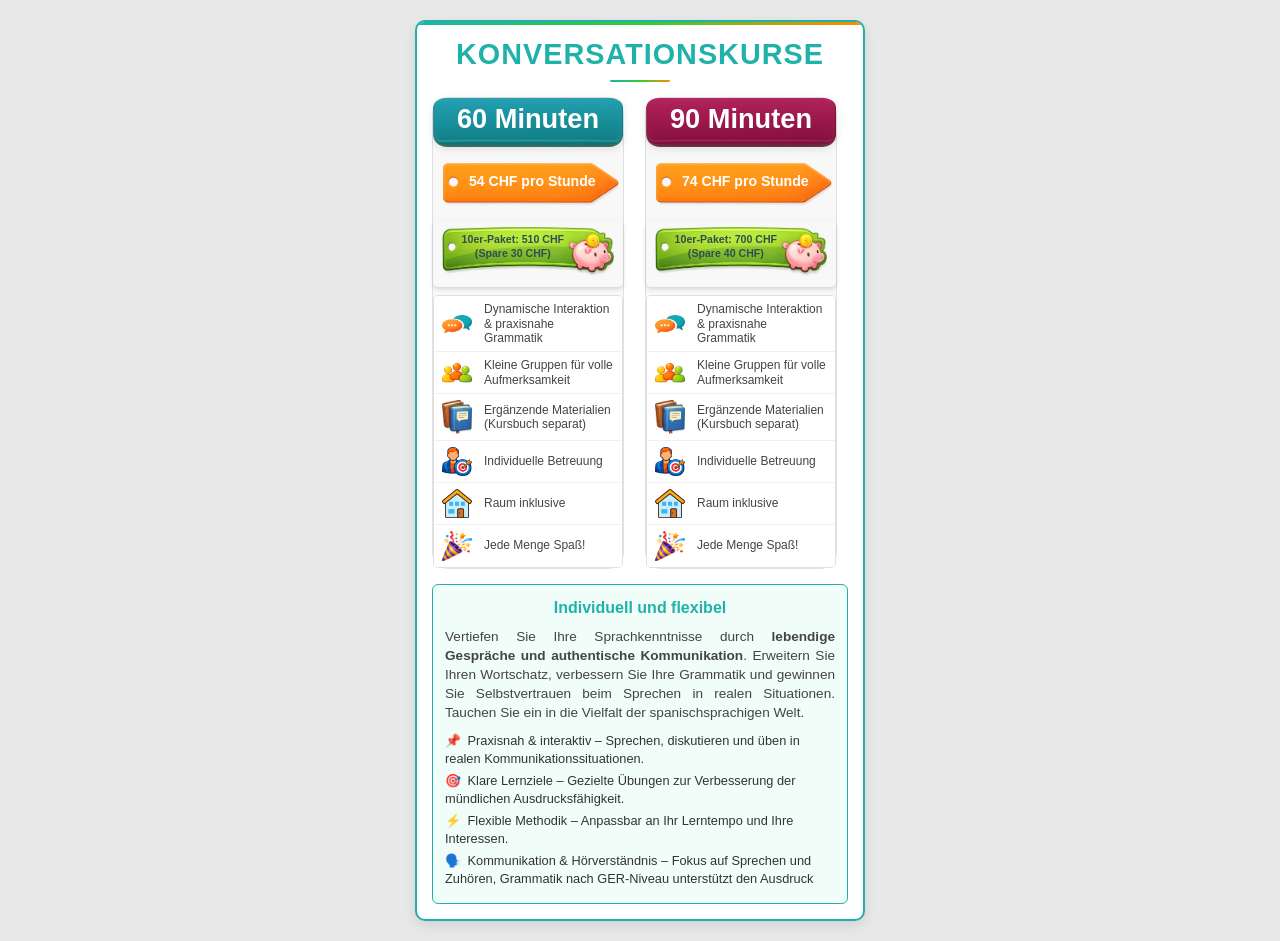
<file: docs/card_Konversationskurse.html>
<!DOCTYPE html>
<html lang="de">
<head>
    <meta charset="UTF-8">
    <meta name="viewport" content="width=device-width, initial-scale=1.0">
    <title>Sprachkurs Angebot</title>
    <style>
        /* Reset and Base Styles */
        * {
            margin: 0;
            padding: 0;
            box-sizing: border-box;
        }

        body {
            font-family: 'Helvetica Neue', Helvetica, Arial, sans-serif;
            background-color: #e8e8e8;
            color: #333333;
            line-height: 1.4;
            min-height: 100vh;
            padding: 20px;
            display: flex;
            justify-content: center;
        }

        /* Main Container - Centered and Compact */
        .main-container {
            width: 100%;
            max-width: 450px;
        }

        /* Border Box Container */
        .border-box {
            background-color: #ffffff;
            border: 2px solid #20B2AA;
            border-radius: 10px;
            padding: 15px;
            box-shadow: 0 4px 12px rgba(0, 0, 0, 0.1);
            position: relative;
            overflow: hidden;
        }

        /* Decorative corner accent */
        .border-box::before {
            content: '';
            position: absolute;
            top: 0;
            left: 0;
            right: 0;
            height: 3px;
            background: linear-gradient(90deg, #20B2AA 0%, #32CD32 50%, #FF8C00 100%);
        }

        /* Headline */
        .headline {
            text-align: center;
            font-size: 1.8em;
            font-weight: 800;
            color: #20B2AA;
            margin-bottom: 15px;
            text-transform: uppercase;
            letter-spacing: 1px;
            position: relative;
            padding-bottom: 10px;
            line-height: 1.2;
        }

        .headline::after {
            content: '';
            position: absolute;
            bottom: 0;
            left: 50%;
            transform: translateX(-50%);
            width: 60px;
            height: 2px;
            background: linear-gradient(90deg, #20B2AA, #32CD32, #FF8C00);
            border-radius: 2px;
        }

        /* Two-Column Grid Layout */
        .courses-grid {
            display: grid;
            grid-template-columns: 1fr 1fr;
            gap: 10px;
            align-items: start;
            margin-bottom: 15px;
        }

        /* Individual Course Card */
        .course-card {
            background-color: #f8f8f8;
        border: 1px solid #e0e0e0;
	max-width: 12em;
            border-radius: 16px;
            /*padding: 10px;*/
        }

        /* Header Banner */
        .header-banner {
            text-align: center;
            margin: 0 0 8px 0;
            padding: 0;
            background: transparent;
        }

        /* Header Image */
        .header-image {
            max-width: 100%;

	height: 3.1em;
            display: block;
            margin: 0 auto;
            width: 100%;
            /*max-width: 180px;*/
            filter: drop-shadow(0 2px 4px rgba(0, 0, 0, 0.1));
        }

	.header-text {

	position: absolute;
	font-family: Varela Round, sans-serif;
	font-size: 1.7em;
	transform: translate(-50%, -123%);
	color: white;
	font-weight: bold;
	white-space: nowrap;
	}	

        /* Pricing Section */
        .pricing-section {
            padding: 0;
            margin-bottom: 8px;
        }

        /* Arrow-shaped Pricing Banner */
        .pricing-banner {
            /*background-color: #FF8C00;*/
            color: #ffffff;
            text-align: center;
            padding: 8px 10px;
            font-size: 1.1em;
            font-weight: bold;
            position: relative;
            /*margin-bottom: 6px;*/
/*            border-radius: 5px;
        box-shadow: 0 2px 4px rgba(0, 0, 0, 0.15);
	*/
            line-height: 1.3;
        }


.pricing-banner {
	position: relative;
	
    display: inline-block;
}

	.pricing-image {
	max-width: 10em;
    display: block;
}

	.pricing-text {
	position: absolute;

	top: 50%;
	left: 50%;
	
	font-size: 0.8em;
	transform: translate(-49%, -70%);

	color: white;
	font-weight: bold;
	white-space: nowrap;
	}

	
/*
        .pricing-banner::after {
            content: '';
            position: absolute;
            bottom: -6px;
            left: 50%;
            transform: translateX(-50%);
            border-left: 6px solid transparent;
            border-right: 6px solid transparent;
            border-top: 6px solid #FF8C00;
        }

        .pricing-icon {
            display: inline-block;
            vertical-align: middle;
            margin-right: 5px;
            font-size: 0.8em;
        }

            .pricing-image {
	        max-width: 200px;
            }		
*/
        /* Package Banner */
        .package-banner {

            color: #ffffff;
            text-align: center;
            padding: 6px 8px;
            font-size: 0.85em;
            font-weight: bold;
            border-radius: 5px;
            /*margin-top: 10px;*/
            box-shadow: 0 2px 4px rgba(0, 0, 0, 0.15);
            line-height: 1.3;
        }

        .package-icon {
            display: inline-block;
            vertical-align: middle;
            margin-right: 5px;
            font-size: 0.9em;
        }

	.package-image {
	max-width: 172px;
	}

	.package-text {
	position: absolute;

	
	font-size: 0.78em;
	transform: translate(-127%, -17%);

	color: darkslategray;
	font-weight: bold;
	white-space: pre;	
	}

        /* Features Section */
        .features-section {
            padding: 0;
            background-color: #ffffff;
            border: 1px solid #e0e0e0;
            border-radius: 5px;
            overflow: hidden;
        }

        /* Feature Items - Now as a unified block */
        .feature-item {
            display: flex;
            align-items: center;
            margin-bottom: 0;
            padding: 6px 8px;
            background-color: #ffffff;
            border-bottom: 1px solid #f0f0f0;
            /*border-left: 2px solid #20B2AA;*/
            font-size: 0.75em;
            transition: background-color 0.2s ease;
        }

        .feature-item:hover {
            background-color: #f8f8f8;
        }

        /* Remove bottom border from last item */
        .feature-item:last-child {
            border-bottom: none;
        }

        /* Feature Icon */
        .feature-icon {
            flex-shrink: 0;
            width: 28px;
            height: 28px;
            display: flex;
            align-items: center;
            justify-content: center;
            margin-right: 6px;
            border-radius: 50%;
            font-size: 0.9em;
            background-color: #e8f4f8;
        }

	.feature-image {

	max-width: 2.5em;
	margin-right: 1em;
	}

        .feature-text {
            flex-grow: 1;
            color: #444;
            font-weight: 500;
            line-height: 1.2;
        }

        /* Specific Icon Colors */
        .icon-speech { color: #20B2AA; }
        .icon-group { color: #FF8C00; }
        .icon-book { color: #4169E1; }
        .icon-person { color: #32CD32; }
        .icon-building { color: #9370DB; }
        .icon-fun { color: #FF1493; }

        /* Description Section */
        .description-section {
            background-color: #f0fdf9;
            border: 1px solid #20B2AA;
            border-radius: 6px;
            padding: 12px;
            margin-top: 10px;
        }

        .description-title {
            font-size: 1em;
            font-weight: bold;
            color: #20B2AA;
            margin-bottom: 8px;
            text-align: center;
        }

        .description-text {
            font-size: 0.85em;
            color: #444;
            line-height: 1.4;
            margin-bottom: 10px;
            text-align: justify;
        }

        /* Benefits List - Inline Style */
        .benefits-list {
            list-style: none;
            padding: 0;
            margin: 0;
        }

        .benefit-item {
            display: block;
            margin-right: 8px;
            margin-bottom: 4px;
            font-size: 0.8em;
            color: #333;
            font-weight: 500;
            line-height: 1.4;
        }

        .benefit-icon {
            margin-right: 3px;
            font-size: 1em;
        }

        /* Footer */
        .footer {
            text-align: center;
            padding: 8px;
            margin-top: 12px;
            border-top: 1px solid #e0e0e0;
        }

        .footer-text {
            color: #666;
            font-size: 0.7em;
        }

        /* Responsive Design */
        @media (max-width: 500px) {
            body {
                padding: 10px;
            }

            .main-container {
                max-width: 100%;
            }

            .border-box {
                padding: 12px;
                border-radius: 8px;
            }

            .headline {
                font-size: 1.5em;
                margin-bottom: 12px;
            }

            .courses-grid {
                grid-template-columns: 1fr;
                gap: 8px;
            }

            .header-image {
                max-width: 200px;
            }

            .pricing-banner {
                font-size: 1em;
                padding: 6px 10px;
            }

            .pricing-image {
	        max-width: 200px;
            }	

            .package-banner {
                font-size: 0.8em;
            }

            .feature-item {
                padding: 5px 6px;
                font-size: 0.7em;
            }

            .feature-icon {
                width: 24px;
                height: 24px;
                font-size: 0.8em;
            }

            .description-section {
                padding: 10px;
            }

            .description-text {
                font-size: 0.8em;
            }

            .benefit-item {
                display: block;
                margin-bottom: 5px;
                font-size: 0.85em;
            }
        }
    </style>

</head>
<body>
    <!-- Main Container -->
    <div class="main-container">
        
        <!-- Border Box Container -->
        <div class="border-box">
            
            <!-- Headline -->
            <h1 class="headline">Konversationskurse</h1>

            <!-- Two-Column Grid -->
            <div class="courses-grid">
                
                <!-- First Column: 60 Minutes -->
                <div class="course-card">
                    <!-- Header Section -->
                    <header class="header-banner">
                      <img src="blue_min_t.png" alt="60 Minuten" class="header-image">
		      <span class="header-text">60 Minuten</span>
                    </header>

                    <!-- Pricing Section -->
                    <section class="pricing-section">
                        <!-- Hourly Pricing Banner -->
                        <div class="pricing-banner">
			  <img src="arrow_orange2.png" alt="price" class="pricing-image">
			  <span class="pricing-text">54 CHF pro Stunde</span>
                        </div>

                        <!-- Package Pricing Banner -->
                        <div class="package-banner">
			  <img src="price_group_t.png" alt="price" class="package-image">
			  <span class="package-text">
			    10er-Paket: 510 CHF
			    (Spare 30 CHF)</span>
                        </div>
                    </section>

                    <!-- Features Section - Now as unified block -->
                    <section class="features-section">
                        
                        <!-- Feature 1: Dynamic Interaction -->
                        <div class="feature-item">
                            <img src="chat_bubble2.png" class="feature-image icon-speech">
                            <div class="feature-text">Dynamische Interaktion & praxisnahe Grammatik</div>
                        </div>

                        <!-- Feature 2: Small Groups -->
                        <div class="feature-item">
                            <img src="group3.png" alt="👥" class="feature-image icon-group">			  
                            <div class="feature-text">Kleine Gruppen für volle Aufmerksamkeit</div>
                        </div>

                        <!-- Feature 3: Supplementary Materials -->
                        <div class="feature-item">
                          <img src="books2.png" alt="📚" class="feature-image icon-book">
                          <div class="feature-text">Ergänzende Materialien (Kursbuch separat)</div>
                        </div>

                        <!-- Feature 4: Individual Support -->
                        <div class="feature-item">
			  <img src="individual_support_t.png" alt="🎯" class="feature-image icon-person">
                            <div class="feature-text">Individuelle Betreuung</div>
                        </div>

                        <!-- Feature 5: Room Inclusive -->
                        <div class="feature-item">
                          <img src="house_t.png" alt="🏢" class="feature-image icon-building">
                            <div class="feature-text">Raum inklusive</div>
                        </div>

                        <!-- Feature 6: Lots of Fun -->
                        <div class="feature-item">
                          <img src="party_t.png" alt="🎉" class="feature-image icon-func">			  
                          <div class="feature-text">Jede Menge Spaß!</div>
                        </div>
                    </section>
                </div>

                <!-- Second Column: 90 Minutes -->
                <div class="course-card">
                    <!-- Header Section -->
                    <header class="header-banner">
                      <img src="red_min_t.png" alt="90 Minuten" class="header-image">
		      <span class="header-text">90 Minuten</span>		      
                    </header>

                    <!-- Pricing Section -->
                    <section class="pricing-section">
                        <!-- Hourly Pricing Banner -->
                        <div class="pricing-banner">
			  <img src="arrow_orange2.png" alt="price" class="pricing-image">
			  <span class="pricing-text">74 CHF pro Stunde</span>
                        </div>

                        <!-- Package Pricing Banner -->
                        <div class="package-banner">
			  <img src="price_group_t.png" alt="price" class="package-image">
			  <span class="package-text">
			    10er-Paket: 700 CHF
			    (Spare 40 CHF)</span>
                        </div>
                    </section>

                    <!-- Features Section - Now as unified block -->
                    <section class="features-section">
                        
                        <!-- Feature 1: Dynamic Interaction -->
                        <div class="feature-item">
                            <img src="chat_bubble2.png" class="feature-image icon-speech">
                            <div class="feature-text">Dynamische Interaktion & praxisnahe Grammatik</div>
                        </div>

                        <!-- Feature 2: Small Groups -->
                        <div class="feature-item">
                            <img src="group3.png" alt="👥" class="feature-image icon-group">			  
                            <div class="feature-text">Kleine Gruppen für volle Aufmerksamkeit</div>
                        </div>

                        <!-- Feature 3: Supplementary Materials -->
                        <div class="feature-item">
                          <img src="books2.png" alt="📚" class="feature-image icon-book">
                          <div class="feature-text">Ergänzende Materialien (Kursbuch separat)</div>
                        </div>

                        <!-- Feature 4: Individual Support -->
                        <div class="feature-item">
			  <img src="individual_support_t.png" alt="🎯" class="feature-image icon-person">
                            <div class="feature-text">Individuelle Betreuung</div>
                        </div>

                        <!-- Feature 5: Room Inclusive -->
                        <div class="feature-item">
                          <img src="house_t.png" alt="🏢" class="feature-image icon-building">
                            <div class="feature-text">Raum inklusive</div>
                        </div>

                        <!-- Feature 6: Lots of Fun -->
                        <div class="feature-item">
                          <img src="party_t.png" alt="🎉" class="feature-image icon-func">			  
                          <div class="feature-text">Jede Menge Spaß!</div>
                        </div>
                    </section>

                </div>

            </div>

            <!-- Description Section -->
            <div class="description-section">
                <h2 class="description-title">Individuell und flexibel</h2>
                <p class="description-text">Vertiefen Sie Ihre Sprachkenntnisse durch <strong>lebendige Gespräche und authentische Kommunikation</strong>. Erweitern Sie Ihren Wortschatz, verbessern Sie Ihre Grammatik und gewinnen Sie Selbstvertrauen beim Sprechen in realen Situationen. Tauchen Sie ein in die Vielfalt der spanischsprachigen Welt.</p>

                <!-- Benefits List - Inline Style -->
                <ul class="benefits-list">
                    <li class="benefit-item">
                        <span class="benefit-icon">📌</span>
                        Praxisnah & interaktiv – Sprechen, diskutieren und üben in realen Kommunikationssituationen.
                    </li>
                    <li class="benefit-item">
                      <span class="benefit-icon">🎯</span>
		      Klare Lernziele – Gezielte Übungen zur Verbesserung der mündlichen Ausdrucksfähigkeit.
                    </li>
                    <li class="benefit-item">
                      <span class="benefit-icon">⚡</span>
		      Flexible Methodik – Anpassbar an Ihr Lerntempo und Ihre Interessen.
                    </li>
                    <li class="benefit-item">
                      <span class="benefit-icon">🗣️</span>
		      Kommunikation & Hörverständnis – Fokus auf Sprechen und Zuhören, Grammatik nach GER-Niveau unterstützt den Ausdruck
                    </li>
                </ul>
            </div>


        </div>
    </div>
</body>
</html>
</file>
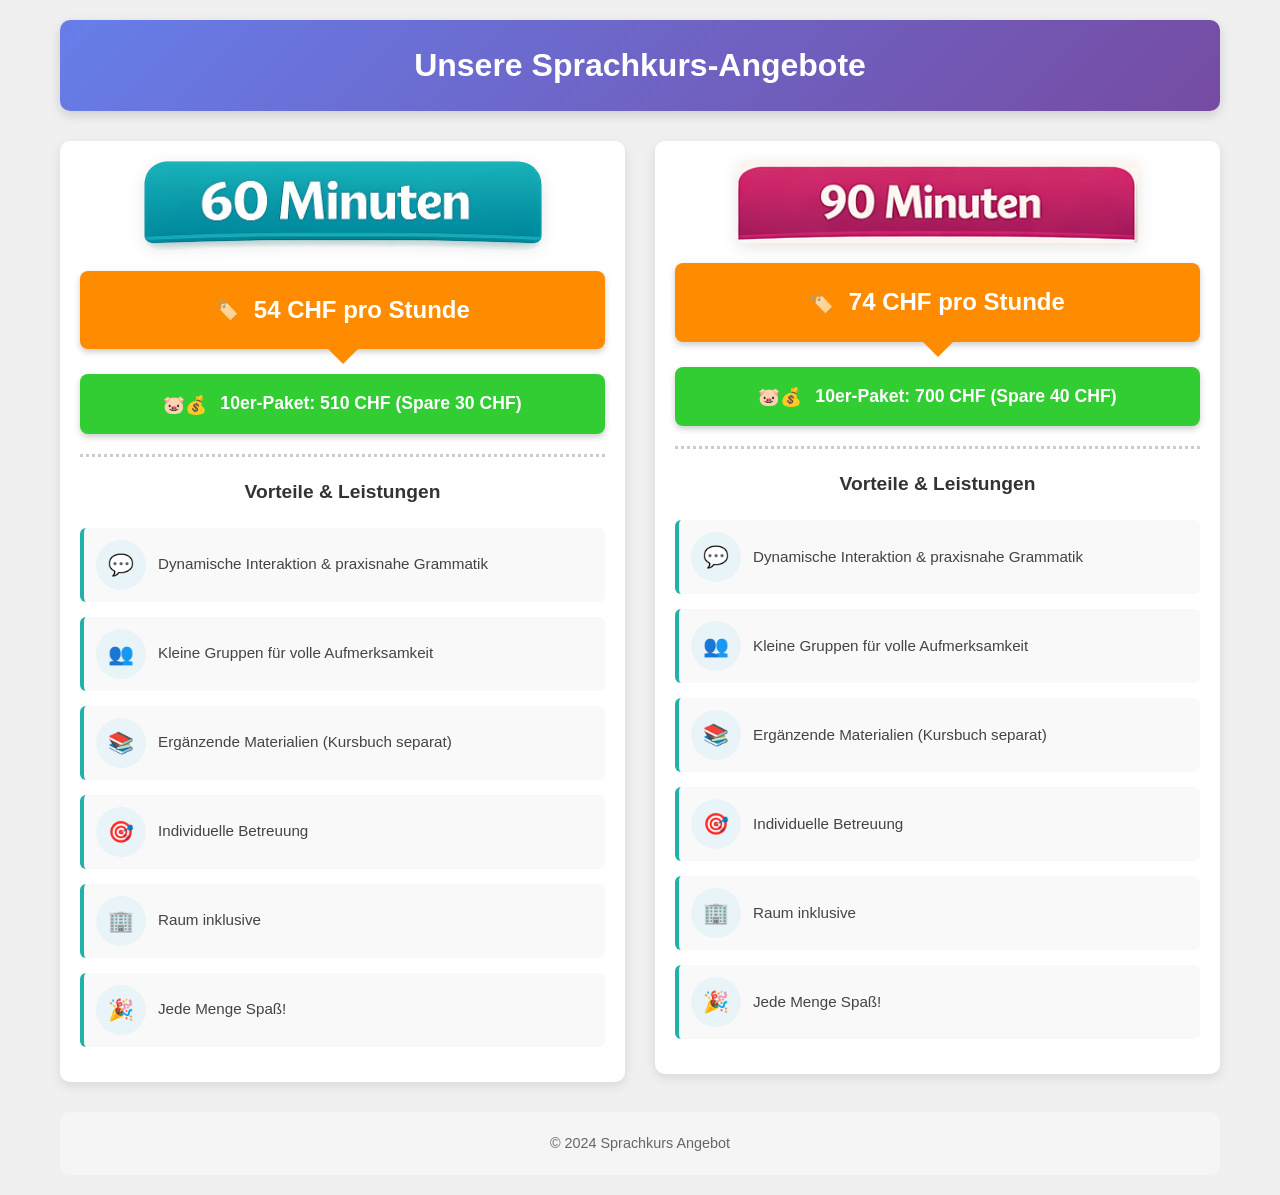
<file: docs/page2.html>
<!DOCTYPE html>
<html lang="de">
<head>
    <meta charset="UTF-8">
    <meta name="viewport" content="width=device-width, initial-scale=1.0">
    <title>Sprachkurs Angebot</title>
    <style>
        /* Reset and Base Styles */
        * {
            margin: 0;
            padding: 0;
            box-sizing: border-box;
        }

        body {
            font-family: 'Helvetica Neue', Helvetica, Arial, sans-serif;
            background-color: #f0f0f0;
            color: #333333;
            line-height: 1.6;
            min-height: 100vh;
        }

        /* Main Container */
        .main-container {
            max-width: 1200px;
            margin: 0 auto;
            padding: 20px;
        }

        /* Two-Column Grid Layout */
        .courses-grid {
            display: grid;
            grid-template-columns: 1fr 1fr;
            gap: 30px;
            align-items: start;
        }

        /* Individual Course Card */
        .course-card {
            background-color: #ffffff;
            box-shadow: 0 4px 12px rgba(0, 0, 0, 0.1);
            border-radius: 10px;
            overflow: hidden;
        }

        /* Header Banner */
        .header-banner {
            text-align: center;
            margin: 20px;
            padding: 0;
            background: transparent;
            box-shadow: none;
            border-radius: 0;
            overflow: visible;
        }

        /* Header Image */
        .header-image {
            max-width: 100%;
            height: auto;
            display: block;
            margin: 0 auto;
            width: 100%;
            max-width: 400px;
            /* Add subtle shadow to match original design */
            filter: drop-shadow(0 4px 8px rgba(0, 0, 0, 0.1));
        }

        /* Pricing Section */
        .pricing-section {
            padding: 0 20px;
            margin-bottom: 20px;
        }

        /* Arrow-shaped Pricing Banner */
        .pricing-banner {
            background-color: #FF8C00;
            color: #ffffff;
            text-align: center;
            padding: 20px 30px;
            font-size: 1.5em;
            font-weight: bold;
            position: relative;
            margin-bottom: 15px;
            border-radius: 8px;
            box-shadow: 0 3px 6px rgba(0, 0, 0, 0.2);
        }

        .pricing-banner::after {
            content: '';
            position: absolute;
            bottom: -15px;
            left: 50%;
            transform: translateX(-50%);
            border-left: 15px solid transparent;
            border-right: 15px solid transparent;
            border-top: 15px solid #FF8C00;
        }

        .pricing-icon {
            display: inline-block;
            vertical-align: middle;
            margin-right: 8px;
            font-size: 0.8em;
        }

        /* Package Banner */
        .package-banner {
            background-color: #32CD32;
            color: #ffffff;
            text-align: center;
            padding: 15px;
            font-size: 1.1em;
            font-weight: bold;
            border-radius: 8px;
            margin-top: 25px;
            box-shadow: 0 3px 6px rgba(0, 0, 0, 0.2);
        }

        .package-icon {
            display: inline-block;
            vertical-align: middle;
            margin-right: 8px;
        }

        /* Dotted Separator */
        .separator {
            border-top: 3px dotted #ccc;
            margin: 20px 20px;
        }

        /* Features Section */
        .features-section {
            padding: 0 20px 20px;
        }

        .features-title {
            text-align: center;
            font-size: 1.2em;
            font-weight: bold;
            margin-bottom: 20px;
            color: #333;
        }

        /* Feature Items */
        .feature-item {
            display: flex;
            align-items: center;
            margin-bottom: 15px;
            padding: 12px;
            background-color: #f9f9f9;
            border-radius: 6px;
            border-left: 4px solid #20B2AA;
        }

        .feature-icon {
            flex-shrink: 0;
            width: 50px;
            height: 50px;
            display: flex;
            align-items: center;
            justify-content: center;
            margin-right: 12px;
            border-radius: 50%;
            font-size: 1.3em;
            background-color: #e8f4f8;
        }

        .feature-text {
            flex-grow: 1;
            font-size: 0.95em;
            color: #444;
            font-weight: 500;
        }

        /* Specific Icon Colors */
        .icon-speech { color: #20B2AA; }
        .icon-group { color: #FF8C00; }
        .icon-book { color: #4169E1; }
        .icon-person { color: #32CD32; }
        .icon-building { color: #9370DB; }
        .icon-fun { color: #FF1493; }

        /* Footer */
        .footer {
            text-align: center;
            padding: 20px;
            background-color: #f5f5f5;
            margin-top: 30px;
            border-radius: 10px;
        }

        .footer-text {
            color: #666;
            font-size: 0.9em;
        }

        /* Page Title */
        .page-title {
            text-align: center;
            font-size: 2em;
            font-weight: bold;
            color: #333;
            margin-bottom: 30px;
            padding: 20px;
            background: linear-gradient(135deg, #667eea 0%, #764ba2 100%);
            color: white;
            border-radius: 10px;
            box-shadow: 0 4px 12px rgba(0, 0, 0, 0.15);
        }

        /* Responsive Design */
        @media (max-width: 900px) {
            .courses-grid {
                grid-template-columns: 1fr;
                gap: 20px;
            }

            .header-image {
                max-width: 100%;
            }

            .pricing-banner {
                font-size: 1.3em;
            }

            .package-banner {
                font-size: 1em;
            }
        }

        @media (max-width: 600px) {
            .main-container {
                padding: 15px;
            }

            .page-title {
                font-size: 1.5em;
            }

            .header-banner {
                margin: 15px;
            }

            .pricing-banner {
                font-size: 1.2em;
                padding: 15px 20px;
            }

            .feature-item {
                padding: 10px;
            }

            .feature-icon {
                width: 45px;
                height: 45px;
                font-size: 1.2em;
            }

            .feature-text {
                font-size: 0.9em;
            }
        }
    </style>
<script src="https://sites.super.myninja.ai/_assets/ninja-daytona-script.js"></script>
</head>
<body>
    <!-- Main Container -->
    <div class="main-container">
        
        <!-- Page Title -->
        <h1 class="page-title">Unsere Sprachkurs-Angebote</h1>

        <!-- Two-Column Grid -->
        <div class="courses-grid">
            
            <!-- First Column: 60 Minutes -->
            <div class="course-card">
                <!-- Header Section -->
                <header class="header-banner">
                    <img src="60min_header2.png" alt="60 Minuten" class="header-image">
                </header>

                <!-- Pricing Section -->
                <section class="pricing-section">
                    <!-- Hourly Pricing Banner -->
                    <div class="pricing-banner">
                        <span class="pricing-icon">🏷️</span>
                        54 CHF pro Stunde
                    </div>

                    <!-- Package Pricing Banner -->
                    <div class="package-banner">
                        <span class="package-icon">🐷💰</span>
                        10er-Paket: 510 CHF (Spare 30 CHF)
                    </div>
                </section>

                <!-- Dotted Separator -->
                <div class="separator"></div>

                <!-- Features Section -->
                <section class="features-section">
                    <h2 class="features-title">Vorteile & Leistungen</h2>
                    
                    <!-- Feature 1: Dynamic Interaction -->
                    <div class="feature-item">
                        <div class="feature-icon icon-speech">💬</div>
                        <div class="feature-text">Dynamische Interaktion & praxisnahe Grammatik</div>
                    </div>

                    <!-- Feature 2: Small Groups -->
                    <div class="feature-item">
                        <div class="feature-icon icon-group">👥</div>
                        <div class="feature-text">Kleine Gruppen für volle Aufmerksamkeit</div>
                    </div>

                    <!-- Feature 3: Supplementary Materials -->
                    <div class="feature-item">
                        <div class="feature-icon icon-book">📚</div>
                        <div class="feature-text">Ergänzende Materialien (Kursbuch separat)</div>
                    </div>

                    <!-- Feature 4: Individual Support -->
                    <div class="feature-item">
                        <div class="feature-icon icon-person">🎯</div>
                        <div class="feature-text">Individuelle Betreuung</div>
                    </div>

                    <!-- Feature 5: Room Inclusive -->
                    <div class="feature-item">
                        <div class="feature-icon icon-building">🏢</div>
                        <div class="feature-text">Raum inklusive</div>
                    </div>

                    <!-- Feature 6: Lots of Fun -->
                    <div class="feature-item">
                        <div class="feature-icon icon-fun">🎉</div>
                        <div class="feature-text">Jede Menge Spaß!</div>
                    </div>
                </section>
            </div>

            <!-- Second Column: 90 Minutes -->
            <div class="course-card">
                <!-- Header Section -->
                <header class="header-banner">
                    <img src="90min.png" alt="90 Minuten" class="header-image" style="filter: drop-shadow(0 4px 8px rgba(0, 0, 0, 0.1));">
                </header>

                <!-- Pricing Section -->
                <section class="pricing-section">
                    <!-- Hourly Pricing Banner -->
                    <div class="pricing-banner">
                        <span class="pricing-icon">🏷️</span>
                        74 CHF pro Stunde
                    </div>

                    <!-- Package Pricing Banner -->
                    <div class="package-banner">
                        <span class="package-icon">🐷💰</span>
                        10er-Paket: 700 CHF (Spare 40 CHF)
                    </div>
                </section>

                <!-- Dotted Separator -->
                <div class="separator"></div>

                <!-- Features Section -->
                <section class="features-section">
                    <h2 class="features-title">Vorteile & Leistungen</h2>
                    
                    <!-- Feature 1: Dynamic Interaction -->
                    <div class="feature-item">
                        <div class="feature-icon icon-speech">💬</div>
                        <div class="feature-text">Dynamische Interaktion & praxisnahe Grammatik</div>
                    </div>

                    <!-- Feature 2: Small Groups -->
                    <div class="feature-item">
                        <div class="feature-icon icon-group">👥</div>
                        <div class="feature-text">Kleine Gruppen für volle Aufmerksamkeit</div>
                    </div>

                    <!-- Feature 3: Supplementary Materials -->
                    <div class="feature-item">
                        <div class="feature-icon icon-book">📚</div>
                        <div class="feature-text">Ergänzende Materialien (Kursbuch separat)</div>
                    </div>

                    <!-- Feature 4: Individual Support -->
                    <div class="feature-item">
                        <div class="feature-icon icon-person">🎯</div>
                        <div class="feature-text">Individuelle Betreuung</div>
                    </div>

                    <!-- Feature 5: Room Inclusive -->
                    <div class="feature-item">
                        <div class="feature-icon icon-building">🏢</div>
                        <div class="feature-text">Raum inklusive</div>
                    </div>

                    <!-- Feature 6: Lots of Fun -->
                    <div class="feature-item">
                        <div class="feature-icon icon-fun">🎉</div>
                        <div class="feature-text">Jede Menge Spaß!</div>
                    </div>
                </section>
            </div>

        </div>

        <!-- Footer -->
        <footer class="footer">
            <p class="footer-text">© 2024 Sprachkurs Angebot</p>
        </footer>

    </div>
</body>
</html>
</file>
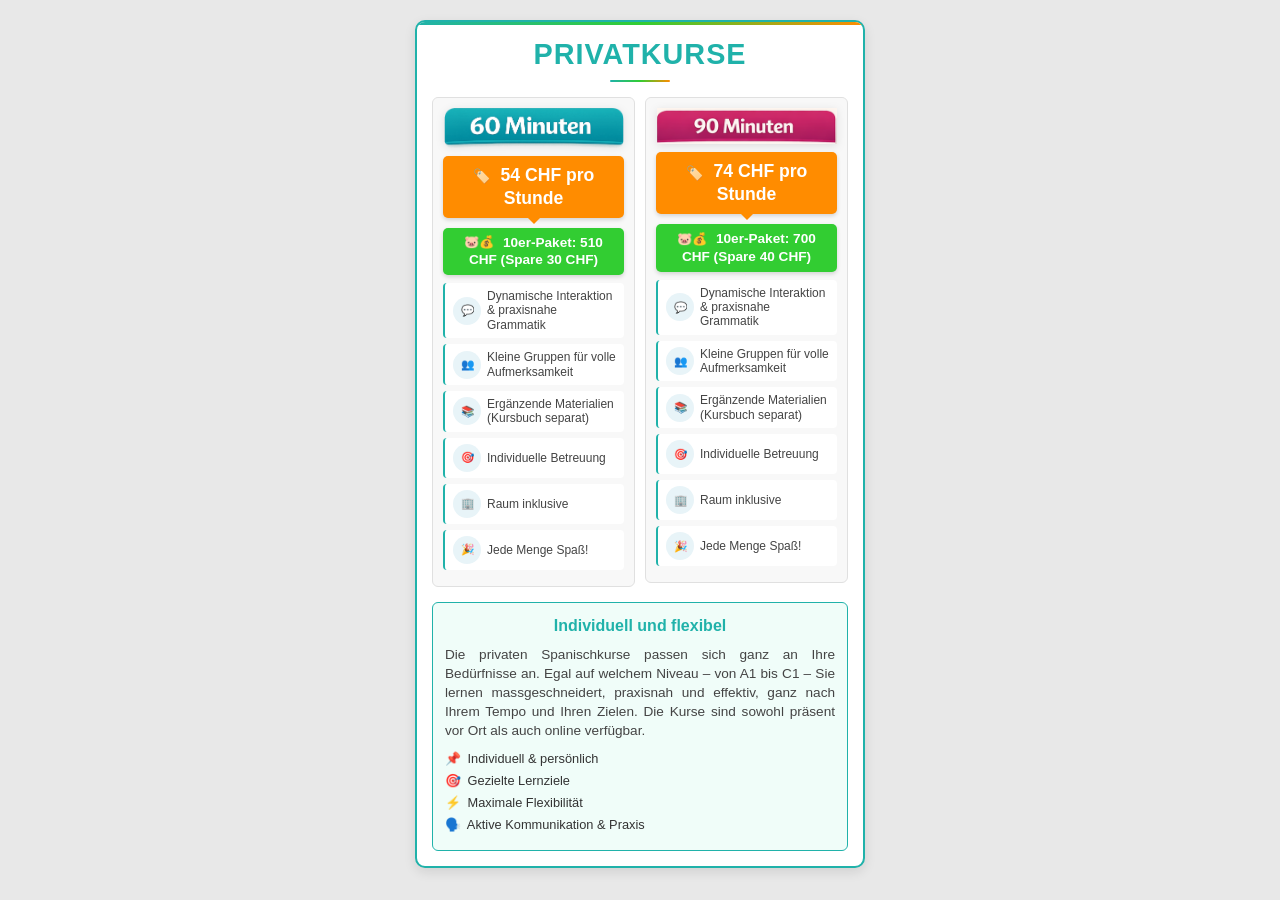
<file: docs/page4.html>
<!DOCTYPE html>
<html lang="de">
<head>
    <meta charset="UTF-8">
    <meta name="viewport" content="width=device-width, initial-scale=1.0">
    <title>Sprachkurs Angebot</title>
    <style>
        /* Reset and Base Styles */
        * {
            margin: 0;
            padding: 0;
            box-sizing: border-box;
        }

        body {
            font-family: 'Helvetica Neue', Helvetica, Arial, sans-serif;
            background-color: #e8e8e8;
            color: #333333;
            line-height: 1.4;
            min-height: 100vh;
            padding: 20px;
            display: flex;
            justify-content: center;
        }

        /* Main Container - Centered and Compact */
        .main-container {
            width: 100%;
            max-width: 450px;
        }

        /* Border Box Container */
        .border-box {
            background-color: #ffffff;
            border: 2px solid #20B2AA;
            border-radius: 10px;
            padding: 15px;
            box-shadow: 0 4px 12px rgba(0, 0, 0, 0.1);
            position: relative;
            overflow: hidden;
        }

        /* Decorative corner accent */
        .border-box::before {
            content: '';
            position: absolute;
            top: 0;
            left: 0;
            right: 0;
            height: 3px;
            background: linear-gradient(90deg, #20B2AA 0%, #32CD32 50%, #FF8C00 100%);
        }

        /* Headline */
        .headline {
            text-align: center;
            font-size: 1.8em;
            font-weight: 800;
            color: #20B2AA;
            margin-bottom: 15px;
            text-transform: uppercase;
            letter-spacing: 1px;
            position: relative;
            padding-bottom: 10px;
            line-height: 1.2;
        }

        .headline::after {
            content: '';
            position: absolute;
            bottom: 0;
            left: 50%;
            transform: translateX(-50%);
            width: 60px;
            height: 2px;
            background: linear-gradient(90deg, #20B2AA, #32CD32, #FF8C00);
            border-radius: 2px;
        }

        /* Two-Column Grid Layout */
        .courses-grid {
            display: grid;
            grid-template-columns: 1fr 1fr;
            gap: 10px;
            align-items: start;
            margin-bottom: 15px;
        }

        /* Individual Course Card */
        .course-card {
            background-color: #f8f8f8;
            border: 1px solid #e0e0e0;
            border-radius: 6px;
            padding: 10px;
        }

        /* Header Banner */
        .header-banner {
            text-align: center;
            margin: 0 0 8px 0;
            padding: 0;
            background: transparent;
        }

        /* Header Image */
        .header-image {
            max-width: 100%;
            height: auto;
            display: block;
            margin: 0 auto;
            width: 100%;
            max-width: 180px;
            filter: drop-shadow(0 2px 4px rgba(0, 0, 0, 0.1));
        }

        /* Pricing Section */
        .pricing-section {
            padding: 0;
            margin-bottom: 8px;
        }

        /* Arrow-shaped Pricing Banner */
        .pricing-banner {
            background-color: #FF8C00;
            color: #ffffff;
            text-align: center;
            padding: 8px 12px;
            font-size: 1.1em;
            font-weight: bold;
            position: relative;
            margin-bottom: 6px;
            border-radius: 5px;
            box-shadow: 0 2px 4px rgba(0, 0, 0, 0.15);
            line-height: 1.3;
        }

        .pricing-banner::after {
            content: '';
            position: absolute;
            bottom: -6px;
            left: 50%;
            transform: translateX(-50%);
            border-left: 6px solid transparent;
            border-right: 6px solid transparent;
            border-top: 6px solid #FF8C00;
        }

        .pricing-icon {
            display: inline-block;
            vertical-align: middle;
            margin-right: 5px;
            font-size: 0.8em;
        }

        /* Package Banner */
        .package-banner {
            background-color: #32CD32;
            color: #ffffff;
            text-align: center;
            padding: 6px 8px;
            font-size: 0.85em;
            font-weight: bold;
            border-radius: 5px;
            margin-top: 10px;
            box-shadow: 0 2px 4px rgba(0, 0, 0, 0.15);
            line-height: 1.3;
        }

        .package-icon {
            display: inline-block;
            vertical-align: middle;
            margin-right: 5px;
            font-size: 0.9em;
        }

        /* Features Section */
        .features-section {
            padding: 0;
        }

        /* Feature Items */
        .feature-item {
            display: flex;
            align-items: center;
            margin-bottom: 6px;
            padding: 6px 8px;
            background-color: #ffffff;
            border-radius: 4px;
            border-left: 2px solid #20B2AA;
            font-size: 0.75em;
        }

        .feature-icon {
            flex-shrink: 0;
            width: 28px;
            height: 28px;
            display: flex;
            align-items: center;
            justify-content: center;
            margin-right: 6px;
            border-radius: 50%;
            font-size: 0.9em;
            background-color: #e8f4f8;
        }

        .feature-text {
            flex-grow: 1;
            color: #444;
            font-weight: 500;
            line-height: 1.2;
        }

        /* Specific Icon Colors */
        .icon-speech { color: #20B2AA; }
        .icon-group { color: #FF8C00; }
        .icon-book { color: #4169E1; }
        .icon-person { color: #32CD32; }
        .icon-building { color: #9370DB; }
        .icon-fun { color: #FF1493; }

        /* Description Section */
        .description-section {
            background-color: #f0fdf9;
            border: 1px solid #20B2AA;
            border-radius: 6px;
            padding: 12px;
            margin-top: 10px;
        }

        .description-title {
            font-size: 1em;
            font-weight: bold;
            color: #20B2AA;
            margin-bottom: 8px;
            text-align: center;
        }

        .description-text {
            font-size: 0.85em;
            color: #444;
            line-height: 1.4;
            margin-bottom: 10px;
            text-align: justify;
        }

        /* Benefits List - Inline Style */
        .benefits-list {
            list-style: none;
            padding: 0;
            margin: 0;
        }

        .benefit-item {
            display: block;
            margin-right: 8px;
            margin-bottom: 4px;
            font-size: 0.8em;
            color: #333;
            font-weight: 500;
            line-height: 1.4;
        }

        .benefit-icon {
            margin-right: 3px;
            font-size: 1em;
        }

        /* Footer */
        .footer {
            text-align: center;
            padding: 8px;
            margin-top: 12px;
            border-top: 1px solid #e0e0e0;
        }

        .footer-text {
            color: #666;
            font-size: 0.7em;
        }

        /* Responsive Design */
        @media (max-width: 500px) {
            body {
                padding: 10px;
            }

            .main-container {
                max-width: 100%;
            }

            .border-box {
                padding: 12px;
                border-radius: 8px;
            }

            .headline {
                font-size: 1.5em;
                margin-bottom: 12px;
            }

            .courses-grid {
                grid-template-columns: 1fr;
                gap: 8px;
            }

            .header-image {
                max-width: 200px;
            }

            .pricing-banner {
                font-size: 1em;
                padding: 6px 10px;
            }

            .package-banner {
                font-size: 0.8em;
            }

            .feature-item {
                padding: 5px 6px;
                font-size: 0.7em;
            }

            .feature-icon {
                width: 24px;
                height: 24px;
                font-size: 0.8em;
            }

            .description-section {
                padding: 10px;
            }

            .description-text {
                font-size: 0.8em;
            }

            .benefit-item {
                display: block;
                margin-bottom: 5px;
                font-size: 0.85em;
            }
        }
    </style>
<script src="https://sites.super.myninja.ai/_assets/ninja-daytona-script.js"></script>
</head>
<body>
    <!-- Main Container -->
    <div class="main-container">
        
        <!-- Border Box Container -->
        <div class="border-box">
            
            <!-- Headline -->
            <h1 class="headline">Privatkurse</h1>

            <!-- Two-Column Grid -->
            <div class="courses-grid">
                
                <!-- First Column: 60 Minutes -->
                <div class="course-card">
                    <!-- Header Section -->
                    <header class="header-banner">
                        <img src="60min_header2.png" alt="60 Minuten" class="header-image">
                    </header>

                    <!-- Pricing Section -->
                    <section class="pricing-section">
                        <!-- Hourly Pricing Banner -->
                        <div class="pricing-banner">
                            <span class="pricing-icon">🏷️</span>
                            54 CHF pro Stunde
                        </div>

                        <!-- Package Pricing Banner -->
                        <div class="package-banner">
                            <span class="package-icon">🐷💰</span>
                            10er-Paket: 510 CHF (Spare 30 CHF)
                        </div>
                    </section>

                    <!-- Features Section -->
                    <section class="features-section">
                        
                        <!-- Feature 1: Dynamic Interaction -->
                        <div class="feature-item">
                            <div class="feature-icon icon-speech">💬</div>
                            <div class="feature-text">Dynamische Interaktion & praxisnahe Grammatik</div>
                        </div>

                        <!-- Feature 2: Small Groups -->
                        <div class="feature-item">
                            <div class="feature-icon icon-group">👥</div>
                            <div class="feature-text">Kleine Gruppen für volle Aufmerksamkeit</div>
                        </div>

                        <!-- Feature 3: Supplementary Materials -->
                        <div class="feature-item">
                            <div class="feature-icon icon-book">📚</div>
                            <div class="feature-text">Ergänzende Materialien (Kursbuch separat)</div>
                        </div>

                        <!-- Feature 4: Individual Support -->
                        <div class="feature-item">
                            <div class="feature-icon icon-person">🎯</div>
                            <div class="feature-text">Individuelle Betreuung</div>
                        </div>

                        <!-- Feature 5: Room Inclusive -->
                        <div class="feature-item">
                            <div class="feature-icon icon-building">🏢</div>
                            <div class="feature-text">Raum inklusive</div>
                        </div>

                        <!-- Feature 6: Lots of Fun -->
                        <div class="feature-item">
                            <div class="feature-icon icon-fun">🎉</div>
                            <div class="feature-text">Jede Menge Spaß!</div>
                        </div>
                    </section>
                </div>

                <!-- Second Column: 90 Minutes -->
                <div class="course-card">
                    <!-- Header Section -->
                    <header class="header-banner">
                        <img src="90min.png" alt="90 Minuten" class="header-image">
                    </header>

                    <!-- Pricing Section -->
                    <section class="pricing-section">
                        <!-- Hourly Pricing Banner -->
                        <div class="pricing-banner">
                            <span class="pricing-icon">🏷️</span>
                            74 CHF pro Stunde
                        </div>

                        <!-- Package Pricing Banner -->
                        <div class="package-banner">
                            <span class="package-icon">🐷💰</span>
                            10er-Paket: 700 CHF (Spare 40 CHF)
                        </div>
                    </section>

                    <!-- Features Section -->
                    <section class="features-section">
                        
                        <!-- Feature 1: Dynamic Interaction -->
                        <div class="feature-item">
                            <div class="feature-icon icon-speech">💬</div>
                            <div class="feature-text">Dynamische Interaktion & praxisnahe Grammatik</div>
                        </div>

                        <!-- Feature 2: Small Groups -->
                        <div class="feature-item">
                            <div class="feature-icon icon-group">👥</div>
                            <div class="feature-text">Kleine Gruppen für volle Aufmerksamkeit</div>
                        </div>

                        <!-- Feature 3: Supplementary Materials -->
                        <div class="feature-item">
                            <div class="feature-icon icon-book">📚</div>
                            <div class="feature-text">Ergänzende Materialien (Kursbuch separat)</div>
                        </div>

                        <!-- Feature 4: Individual Support -->
                        <div class="feature-item">
                            <div class="feature-icon icon-person">🎯</div>
                            <div class="feature-text">Individuelle Betreuung</div>
                        </div>

                        <!-- Feature 5: Room Inclusive -->
                        <div class="feature-item">
                            <div class="feature-icon icon-building">🏢</div>
                            <div class="feature-text">Raum inklusive</div>
                        </div>

                        <!-- Feature 6: Lots of Fun -->
                        <div class="feature-item">
                            <div class="feature-icon icon-fun">🎉</div>
                            <div class="feature-text">Jede Menge Spaß!</div>
                        </div>
                    </section>
                </div>

            </div>

            <!-- Description Section -->
            <div class="description-section">
                <h2 class="description-title">Individuell und flexibel</h2>
                <p class="description-text">
                    Die privaten Spanischkurse passen sich ganz an Ihre Bedürfnisse an. Egal auf welchem Niveau – von A1 bis C1 – Sie lernen massgeschneidert, praxisnah und effektiv, ganz nach Ihrem Tempo und Ihren Zielen. Die Kurse sind sowohl präsent vor Ort als auch online verfügbar.
                </p>

                <!-- Benefits List - Inline Style -->
                <ul class="benefits-list">
                    <li class="benefit-item">
                        <span class="benefit-icon">📌</span>
                        Individuell & persönlich
                    </li>
                    <li class="benefit-item">
                        <span class="benefit-icon">🎯</span>
                        Gezielte Lernziele
                    </li>
                    <li class="benefit-item">
                        <span class="benefit-icon">⚡</span>
                        Maximale Flexibilität
                    </li>
                    <li class="benefit-item">
                        <span class="benefit-icon">🗣️</span>
                        Aktive Kommunikation & Praxis
                    </li>
                </ul>
            </div>

        </div>
    </div>
</body>
</html>
</file>
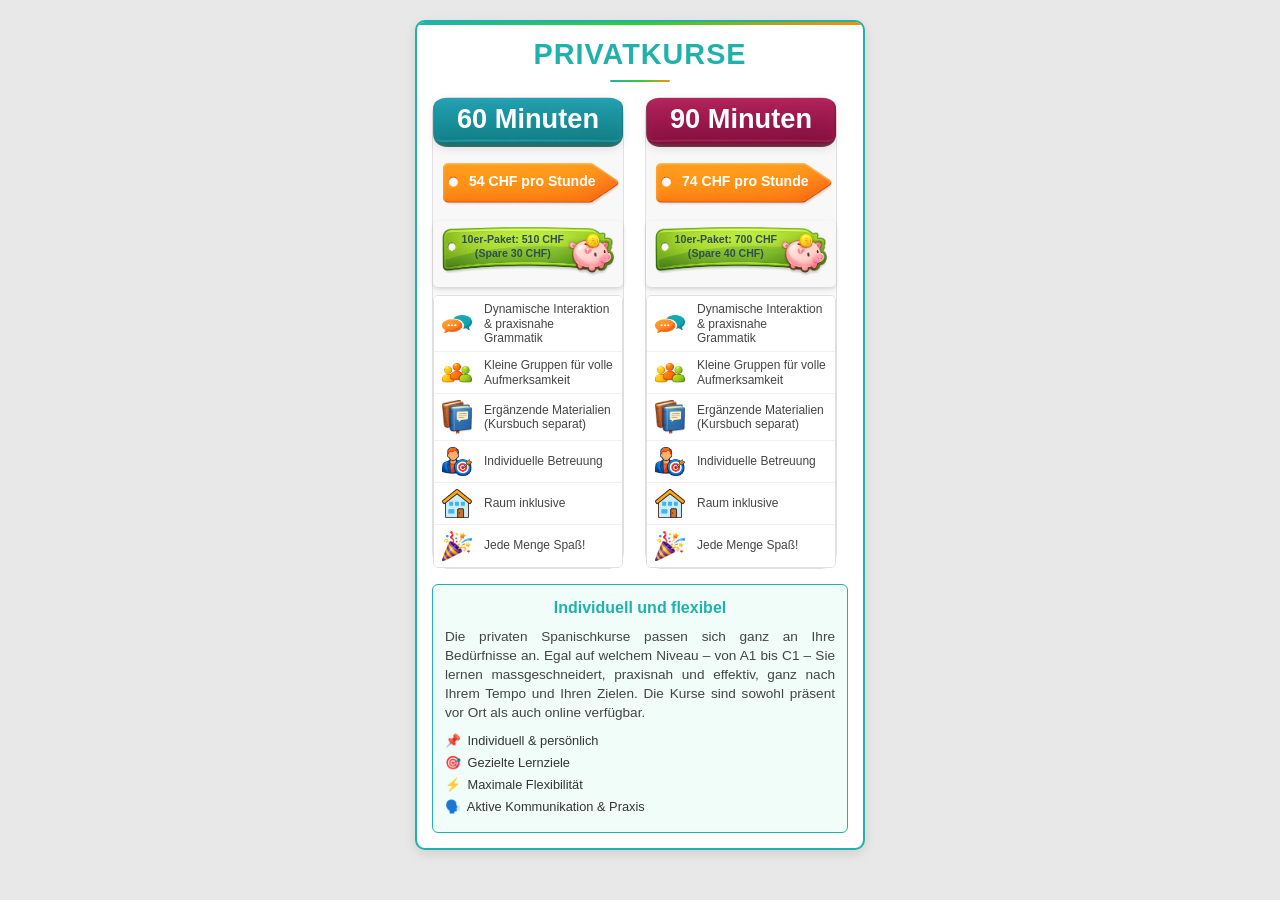
<file: docs/page5.html>
<!DOCTYPE html>
<html lang="de">
<head>
    <meta charset="UTF-8">
    <meta name="viewport" content="width=device-width, initial-scale=1.0">
    <title>Sprachkurs Angebot</title>
    <style>
        /* Reset and Base Styles */
        * {
            margin: 0;
            padding: 0;
            box-sizing: border-box;
        }

        body {
            font-family: 'Helvetica Neue', Helvetica, Arial, sans-serif;
            background-color: #e8e8e8;
            color: #333333;
            line-height: 1.4;
            min-height: 100vh;
            padding: 20px;
            display: flex;
            justify-content: center;
        }

        /* Main Container - Centered and Compact */
        .main-container {
            width: 100%;
            max-width: 450px;
        }

        /* Border Box Container */
        .border-box {
            background-color: #ffffff;
            border: 2px solid #20B2AA;
            border-radius: 10px;
            padding: 15px;
            box-shadow: 0 4px 12px rgba(0, 0, 0, 0.1);
            position: relative;
            overflow: hidden;
        }

        /* Decorative corner accent */
        .border-box::before {
            content: '';
            position: absolute;
            top: 0;
            left: 0;
            right: 0;
            height: 3px;
            background: linear-gradient(90deg, #20B2AA 0%, #32CD32 50%, #FF8C00 100%);
        }

        /* Headline */
        .headline {
            text-align: center;
            font-size: 1.8em;
            font-weight: 800;
            color: #20B2AA;
            margin-bottom: 15px;
            text-transform: uppercase;
            letter-spacing: 1px;
            position: relative;
            padding-bottom: 10px;
            line-height: 1.2;
        }

        .headline::after {
            content: '';
            position: absolute;
            bottom: 0;
            left: 50%;
            transform: translateX(-50%);
            width: 60px;
            height: 2px;
            background: linear-gradient(90deg, #20B2AA, #32CD32, #FF8C00);
            border-radius: 2px;
        }

        /* Two-Column Grid Layout */
        .courses-grid {
            display: grid;
            grid-template-columns: 1fr 1fr;
            gap: 10px;
            align-items: start;
            margin-bottom: 15px;
        }

        /* Individual Course Card */
        .course-card {
            background-color: #f8f8f8;
        border: 1px solid #e0e0e0;
	max-width: 12em;
            border-radius: 16px;
            /*padding: 10px;*/
        }

        /* Header Banner */
        .header-banner {
            text-align: center;
            margin: 0 0 8px 0;
            padding: 0;
            background: transparent;
        }

        /* Header Image */
        .header-image {
            max-width: 100%;

	height: 3.1em;
            display: block;
            margin: 0 auto;
            width: 100%;
            /*max-width: 180px;*/
            filter: drop-shadow(0 2px 4px rgba(0, 0, 0, 0.1));
        }

	.header-text {

	position: absolute;
	font-family: Varela Round, sans-serif;
	font-size: 1.7em;
	transform: translate(-50%, -123%);
	color: white;
	font-weight: bold;
	white-space: nowrap;
	}	

        /* Pricing Section */
        .pricing-section {
            padding: 0;
            margin-bottom: 8px;
        }

        /* Arrow-shaped Pricing Banner */
        .pricing-banner {
            /*background-color: #FF8C00;*/
            color: #ffffff;
            text-align: center;
            padding: 8px 10px;
            font-size: 1.1em;
            font-weight: bold;
            position: relative;
            /*margin-bottom: 6px;*/
/*            border-radius: 5px;
        box-shadow: 0 2px 4px rgba(0, 0, 0, 0.15);
	*/
            line-height: 1.3;
        }


.pricing-banner {
	position: relative;
	
    display: inline-block;
}

	.pricing-image {
	max-width: 10em;
    display: block;
}

	.pricing-text {
	position: absolute;

	top: 50%;
	left: 50%;
	
	font-size: 0.8em;
	transform: translate(-49%, -70%);

	color: white;
	font-weight: bold;
	white-space: nowrap;
	}

	
/*
        .pricing-banner::after {
            content: '';
            position: absolute;
            bottom: -6px;
            left: 50%;
            transform: translateX(-50%);
            border-left: 6px solid transparent;
            border-right: 6px solid transparent;
            border-top: 6px solid #FF8C00;
        }

        .pricing-icon {
            display: inline-block;
            vertical-align: middle;
            margin-right: 5px;
            font-size: 0.8em;
        }

            .pricing-image {
	        max-width: 200px;
            }		
*/
        /* Package Banner */
        .package-banner {

            color: #ffffff;
            text-align: center;
            padding: 6px 8px;
            font-size: 0.85em;
            font-weight: bold;
            border-radius: 5px;
            /*margin-top: 10px;*/
            box-shadow: 0 2px 4px rgba(0, 0, 0, 0.15);
            line-height: 1.3;
        }

        .package-icon {
            display: inline-block;
            vertical-align: middle;
            margin-right: 5px;
            font-size: 0.9em;
        }

	.package-image {
	max-width: 172px;
	}

	.package-text {
	position: absolute;

	
	font-size: 0.78em;
	transform: translate(-127%, -17%);

	color: darkslategray;
	font-weight: bold;
	white-space: pre;	
	}

        /* Features Section */
        .features-section {
            padding: 0;
            background-color: #ffffff;
            border: 1px solid #e0e0e0;
            border-radius: 5px;
            overflow: hidden;
        }

        /* Feature Items - Now as a unified block */
        .feature-item {
            display: flex;
            align-items: center;
            margin-bottom: 0;
            padding: 6px 8px;
            background-color: #ffffff;
            border-bottom: 1px solid #f0f0f0;
            /*border-left: 2px solid #20B2AA;*/
            font-size: 0.75em;
            transition: background-color 0.2s ease;
        }

        .feature-item:hover {
            background-color: #f8f8f8;
        }

        /* Remove bottom border from last item */
        .feature-item:last-child {
            border-bottom: none;
        }

        /* Feature Icon */
        .feature-icon {
            flex-shrink: 0;
            width: 28px;
            height: 28px;
            display: flex;
            align-items: center;
            justify-content: center;
            margin-right: 6px;
            border-radius: 50%;
            font-size: 0.9em;
            background-color: #e8f4f8;
        }

	.feature-image {

	max-width: 2.5em;
	margin-right: 1em;
	}

        .feature-text {
            flex-grow: 1;
            color: #444;
            font-weight: 500;
            line-height: 1.2;
        }

        /* Specific Icon Colors */
        .icon-speech { color: #20B2AA; }
        .icon-group { color: #FF8C00; }
        .icon-book { color: #4169E1; }
        .icon-person { color: #32CD32; }
        .icon-building { color: #9370DB; }
        .icon-fun { color: #FF1493; }

        /* Description Section */
        .description-section {
            background-color: #f0fdf9;
            border: 1px solid #20B2AA;
            border-radius: 6px;
            padding: 12px;
            margin-top: 10px;
        }

        .description-title {
            font-size: 1em;
            font-weight: bold;
            color: #20B2AA;
            margin-bottom: 8px;
            text-align: center;
        }

        .description-text {
            font-size: 0.85em;
            color: #444;
            line-height: 1.4;
            margin-bottom: 10px;
            text-align: justify;
        }

        /* Benefits List - Inline Style */
        .benefits-list {
            list-style: none;
            padding: 0;
            margin: 0;
        }

        .benefit-item {
            display: block;
            margin-right: 8px;
            margin-bottom: 4px;
            font-size: 0.8em;
            color: #333;
            font-weight: 500;
            line-height: 1.4;
        }

        .benefit-icon {
            margin-right: 3px;
            font-size: 1em;
        }

        /* Footer */
        .footer {
            text-align: center;
            padding: 8px;
            margin-top: 12px;
            border-top: 1px solid #e0e0e0;
        }

        .footer-text {
            color: #666;
            font-size: 0.7em;
        }

        /* Responsive Design */
        @media (max-width: 500px) {
            body {
                padding: 10px;
            }

            .main-container {
                max-width: 100%;
            }

            .border-box {
                padding: 12px;
                border-radius: 8px;
            }

            .headline {
                font-size: 1.5em;
                margin-bottom: 12px;
            }

            .courses-grid {
                grid-template-columns: 1fr;
                gap: 8px;
            }

            .header-image {
                max-width: 200px;
            }

            .pricing-banner {
                font-size: 1em;
                padding: 6px 10px;
            }

            .pricing-image {
	        max-width: 200px;
            }	

            .package-banner {
                font-size: 0.8em;
            }

            .feature-item {
                padding: 5px 6px;
                font-size: 0.7em;
            }

            .feature-icon {
                width: 24px;
                height: 24px;
                font-size: 0.8em;
            }

            .description-section {
                padding: 10px;
            }

            .description-text {
                font-size: 0.8em;
            }

            .benefit-item {
                display: block;
                margin-bottom: 5px;
                font-size: 0.85em;
            }
        }
    </style>

</head>
<body>
    <!-- Main Container -->
    <div class="main-container">
        
        <!-- Border Box Container -->
        <div class="border-box">
            
            <!-- Headline -->
            <h1 class="headline">Privatkurse</h1>

            <!-- Two-Column Grid -->
            <div class="courses-grid">
                
                <!-- First Column: 60 Minutes -->
                <div class="course-card">
                    <!-- Header Section -->
                    <header class="header-banner">
                      <img src="blue_min_t.png" alt="60 Minuten" class="header-image">
		      <span class="header-text">60 Minuten</span>
                    </header>

                    <!-- Pricing Section -->
                    <section class="pricing-section">
                        <!-- Hourly Pricing Banner -->
                        <div class="pricing-banner">
			  <img src="arrow_orange2.png" alt="price" class="pricing-image">
			  <span class="pricing-text">54 CHF pro Stunde</span>
                        </div>

                        <!-- Package Pricing Banner -->
                        <div class="package-banner">
			  <img src="price_group_t.png" alt="price" class="package-image">
			  <span class="package-text">
			    10er-Paket: 510 CHF
			    (Spare 30 CHF)</span>
                        </div>
                    </section>

                    <!-- Features Section - Now as unified block -->
                    <section class="features-section">
                        
                        <!-- Feature 1: Dynamic Interaction -->
                        <div class="feature-item">
                            <img src="chat_bubble2.png" class="feature-image icon-speech">
                            <div class="feature-text">Dynamische Interaktion & praxisnahe Grammatik</div>
                        </div>

                        <!-- Feature 2: Small Groups -->
                        <div class="feature-item">
                            <img src="group3.png" alt="👥" class="feature-image icon-group">			  
                            <div class="feature-text">Kleine Gruppen für volle Aufmerksamkeit</div>
                        </div>

                        <!-- Feature 3: Supplementary Materials -->
                        <div class="feature-item">
                          <img src="books2.png" alt="📚" class="feature-image icon-book">
                          <div class="feature-text">Ergänzende Materialien (Kursbuch separat)</div>
                        </div>

                        <!-- Feature 4: Individual Support -->
                        <div class="feature-item">
			  <img src="individual_support_t.png" alt="🎯" class="feature-image icon-person">
                            <div class="feature-text">Individuelle Betreuung</div>
                        </div>

                        <!-- Feature 5: Room Inclusive -->
                        <div class="feature-item">
                          <img src="house_t.png" alt="🏢" class="feature-image icon-building">
                            <div class="feature-text">Raum inklusive</div>
                        </div>

                        <!-- Feature 6: Lots of Fun -->
                        <div class="feature-item">
                          <img src="party_t.png" alt="🎉" class="feature-image icon-func">			  
                          <div class="feature-text">Jede Menge Spaß!</div>
                        </div>
                    </section>
                </div>

                <!-- Second Column: 90 Minutes -->
                <div class="course-card">
                    <!-- Header Section -->
                    <header class="header-banner">
                      <img src="red_min_t.png" alt="90 Minuten" class="header-image">
		      <span class="header-text">90 Minuten</span>		      
                    </header>

                    <!-- Pricing Section -->
                    <section class="pricing-section">
                        <!-- Hourly Pricing Banner -->
                        <div class="pricing-banner">
			  <img src="arrow_orange2.png" alt="price" class="pricing-image">
			  <span class="pricing-text">74 CHF pro Stunde</span>
                        </div>

                        <!-- Package Pricing Banner -->
                        <div class="package-banner">
			  <img src="price_group_t.png" alt="price" class="package-image">
			  <span class="package-text">
			    10er-Paket: 700 CHF
			    (Spare 40 CHF)</span>
                        </div>
                    </section>

                    <!-- Features Section - Now as unified block -->
                    <section class="features-section">
                        
                        <!-- Feature 1: Dynamic Interaction -->
                        <div class="feature-item">
                            <img src="chat_bubble2.png" class="feature-image icon-speech">
                            <div class="feature-text">Dynamische Interaktion & praxisnahe Grammatik</div>
                        </div>

                        <!-- Feature 2: Small Groups -->
                        <div class="feature-item">
                            <img src="group3.png" alt="👥" class="feature-image icon-group">			  
                            <div class="feature-text">Kleine Gruppen für volle Aufmerksamkeit</div>
                        </div>

                        <!-- Feature 3: Supplementary Materials -->
                        <div class="feature-item">
                          <img src="books2.png" alt="📚" class="feature-image icon-book">
                          <div class="feature-text">Ergänzende Materialien (Kursbuch separat)</div>
                        </div>

                        <!-- Feature 4: Individual Support -->
                        <div class="feature-item">
			  <img src="individual_support_t.png" alt="🎯" class="feature-image icon-person">
                            <div class="feature-text">Individuelle Betreuung</div>
                        </div>

                        <!-- Feature 5: Room Inclusive -->
                        <div class="feature-item">
                          <img src="house_t.png" alt="🏢" class="feature-image icon-building">
                            <div class="feature-text">Raum inklusive</div>
                        </div>

                        <!-- Feature 6: Lots of Fun -->
                        <div class="feature-item">
                          <img src="party_t.png" alt="🎉" class="feature-image icon-func">			  
                          <div class="feature-text">Jede Menge Spaß!</div>
                        </div>
                    </section>

                </div>

            </div>

            <!-- Description Section -->
            <div class="description-section">
                <h2 class="description-title">Individuell und flexibel</h2>
                <p class="description-text">
                    Die privaten Spanischkurse passen sich ganz an Ihre Bedürfnisse an. Egal auf welchem Niveau – von A1 bis C1 – Sie lernen massgeschneidert, praxisnah und effektiv, ganz nach Ihrem Tempo und Ihren Zielen. Die Kurse sind sowohl präsent vor Ort als auch online verfügbar.
                </p>

                <!-- Benefits List - Inline Style -->
                <ul class="benefits-list">
                    <li class="benefit-item">
                        <span class="benefit-icon">📌</span>
                        Individuell & persönlich
                    </li>
                    <li class="benefit-item">
                        <span class="benefit-icon">🎯</span>
                        Gezielte Lernziele
                    </li>
                    <li class="benefit-item">
                        <span class="benefit-icon">⚡</span>
                        Maximale Flexibilität
                    </li>
                    <li class="benefit-item">
                        <span class="benefit-icon">🗣️</span>
                        Aktive Kommunikation & Praxis
                    </li>
                </ul>
            </div>


        </div>
    </div>
</body>
</html>
</file>
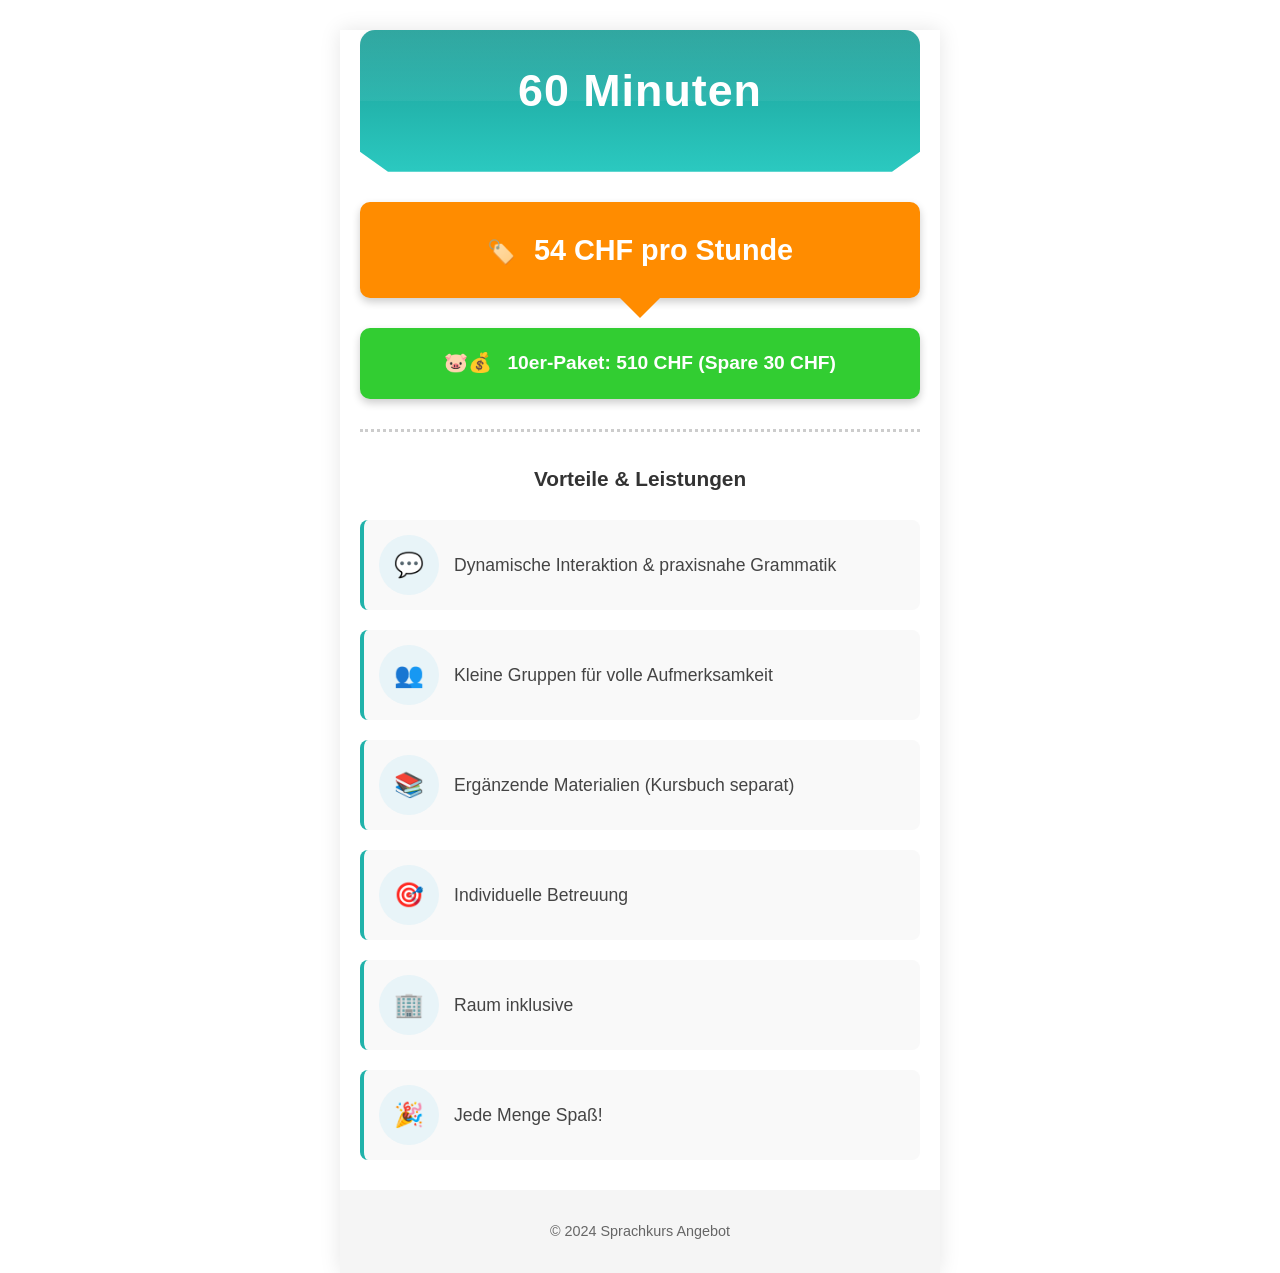
<file: docs/price.html>
<!DOCTYPE html>
<html lang="de">
<head>
    <meta charset="UTF-8">
    <meta name="viewport" content="width=device-width, initial-scale=1.0">
    <title>Sprachkurs Angebot</title>
    <style>
        /* Reset and Base Styles */
        * {
            margin: 0;
            padding: 0;
            box-sizing: border-box;
        }

        body {
            font-family: 'Helvetica Neue', Helvetica, Arial, sans-serif;
            background-color: #ffffff;
            color: #333333;
            line-height: 1.6;
            min-height: 100vh;
        }

        /* Container */
        .container {
            max-width: 600px;
            margin: 0 auto;
            background-color: #ffffff;
            box-shadow: 0 0 20px rgba(0, 0, 0, 0.1);
        }

        /* Header Banner */
        .header-banner {
            background: linear-gradient(180deg, #1a9d96 0%, #2bc9c0 100%);
            color: #ffffff;
            text-align: center;
            padding: 25px 40px;
            font-size: 2.8em;
            font-weight: 800;
            letter-spacing: 1px;
            border-radius: 15px 15px 0 0;
            margin: 30px 20px;
            box-shadow: 0 6px 12px rgba(0, 0, 0, 0.15);
            font-family: 'Segoe UI', Tahoma, Geneva, Verdana, sans-serif;
            position: relative;
            overflow: hidden;
            /* Create curved bottom edge using clip-path */
            clip-path: polygon(
                0% 0%, 
                100% 0%, 
                100% calc(100% - 20px), 
                95% 100%, 
                5% 100%, 
                0% calc(100% - 20px)
            );
            padding-bottom: 45px; /* Extra padding for the curve */
        }

        /* Add subtle shine effect to banner */
        .header-banner::before {
            content: '';
            position: absolute;
            top: 0;
            left: 0;
            right: 0;
            height: 50%;
            background: linear-gradient(180deg, rgba(255, 255, 255, 0.1) 0%, rgba(255, 255, 255, 0.05) 100%);
            pointer-events: none;
        }

        /* Pricing Section */
        .pricing-section {
            padding: 0 20px;
            margin-bottom: 30px;
        }

        /* Arrow-shaped Pricing Banner */
        .pricing-banner {
            background-color: #FF8C00;
            color: #ffffff;
            text-align: center;
            padding: 25px 40px;
            font-size: 1.8em;
            font-weight: bold;
            position: relative;
            margin-bottom: 20px;
            border-radius: 10px;
            box-shadow: 0 4px 8px rgba(0, 0, 0, 0.2);
        }

        .pricing-banner::after {
            content: '';
            position: absolute;
            bottom: -20px;
            left: 50%;
            transform: translateX(-50%);
            border-left: 20px solid transparent;
            border-right: 20px solid transparent;
            border-top: 20px solid #FF8C00;
        }

        .pricing-icon {
            display: inline-block;
            vertical-align: middle;
            margin-right: 10px;
            font-size: 0.8em;
        }

        /* Package Banner */
        .package-banner {
            background-color: #32CD32;
            color: #ffffff;
            text-align: center;
            padding: 20px;
            font-size: 1.2em;
            font-weight: bold;
            border-radius: 10px;
            margin-top: 30px;
            box-shadow: 0 4px 8px rgba(0, 0, 0, 0.2);
        }

        .package-icon {
            display: inline-block;
            vertical-align: middle;
            margin-right: 10px;
        }

        /* Dotted Separator */
        .separator {
            border-top: 3px dotted #ccc;
            margin: 30px 20px;
        }

        /* Features Section */
        .features-section {
            padding: 0 20px;
        }

        .features-title {
            text-align: center;
            font-size: 1.3em;
            font-weight: bold;
            margin-bottom: 25px;
            color: #333;
        }

        /* Feature Items */
        .feature-item {
            display: flex;
            align-items: center;
            margin-bottom: 20px;
            padding: 15px;
            background-color: #f9f9f9;
            border-radius: 8px;
            border-left: 4px solid #20B2AA;
        }

        .feature-icon {
            flex-shrink: 0;
            width: 60px;
            height: 60px;
            display: flex;
            align-items: center;
            justify-content: center;
            margin-right: 15px;
            border-radius: 50%;
            font-size: 1.5em;
            background-color: #e8f4f8;
        }

        .feature-text {
            flex-grow: 1;
            font-size: 1.1em;
            color: #444;
            font-weight: 500;
        }

        /* Specific Icon Colors */
        .icon-speech { color: #20B2AA; }
        .icon-group { color: #FF8C00; }
        .icon-book { color: #4169E1; }
        .icon-person { color: #32CD32; }
        .icon-building { color: #9370DB; }
        .icon-fun { color: #FF1493; }

        /* Footer */
        .footer {
            text-align: center;
            padding: 30px 20px;
            background-color: #f5f5f5;
            margin-top: 30px;
        }

        .footer-text {
            color: #666;
            font-size: 0.9em;
        }

        /* Responsive Design */
        @media (max-width: 768px) {
            .header-banner {
                font-size: 2.2em;
                padding: 20px 30px;
                padding-bottom: 40px;
                border-radius: 12px 12px 0 0;
                margin: 25px 15px;
                clip-path: polygon(
                    0% 0%, 
                    100% 0%, 
                    100% calc(100% - 15px), 
                    92% 100%, 
                    8% 100%, 
                    0% calc(100% - 15px)
                );
            }

            .pricing-banner {
                font-size: 1.4em;
                padding: 20px 30px;
            }

            .package-banner {
                font-size: 1em;
            }

            .feature-item {
                padding: 12px;
            }

            .feature-icon {
                width: 50px;
                height: 50px;
                font-size: 1.3em;
            }

            .feature-text {
                font-size: 1em;
            }
        }

        @media (max-width: 480px) {
            .header-banner {
                font-size: 1.8em;
                padding: 15px 20px;
                padding-bottom: 35px;
                border-radius: 10px 10px 0 0;
                margin: 20px 10px;
                clip-path: polygon(
                    0% 0%, 
                    100% 0%, 
                    100% calc(100% - 12px), 
                    90% 100%, 
                    10% 100%, 
                    0% calc(100% - 12px)
                );
            }

            .pricing-banner {
                font-size: 1.2em;
                padding: 15px 20px;
            }

            .feature-item {
                flex-direction: column;
                text-align: center;
            }

            .feature-icon {
                margin-right: 0;
                margin-bottom: 10px;
            }
        }
    </style>
<script src="https://sites.super.myninja.ai/_assets/ninja-daytona-script.js"></script>
</head>
<body>
    <!-- Main Container -->
    <div class="container">
        
        <!-- Header Section -->
        <header class="header-banner">
            60 Minuten
        </header>

        <!-- Pricing Section -->
        <section class="pricing-section">
            <!-- Hourly Pricing Banner -->
            <div class="pricing-banner">
                <span class="pricing-icon">🏷️</span>
                54 CHF pro Stunde
            </div>

            <!-- Package Pricing Banner -->
            <div class="package-banner">
                <span class="package-icon">🐷💰</span>
                10er-Paket: 510 CHF (Spare 30 CHF)
            </div>
        </section>

        <!-- Dotted Separator -->
        <div class="separator"></div>

        <!-- Features Section -->
        <section class="features-section">
            <h2 class="features-title">Vorteile & Leistungen</h2>
            
            <!-- Feature 1: Dynamic Interaction -->
            <div class="feature-item">
                <div class="feature-icon icon-speech">💬</div>
                <div class="feature-text">Dynamische Interaktion & praxisnahe Grammatik</div>
            </div>

            <!-- Feature 2: Small Groups -->
            <div class="feature-item">
                <div class="feature-icon icon-group">👥</div>
                <div class="feature-text">Kleine Gruppen für volle Aufmerksamkeit</div>
            </div>

            <!-- Feature 3: Supplementary Materials -->
            <div class="feature-item">
                <div class="feature-icon icon-book">📚</div>
                <div class="feature-text">Ergänzende Materialien (Kursbuch separat)</div>
            </div>

            <!-- Feature 4: Individual Support -->
            <div class="feature-item">
                <div class="feature-icon icon-person">🎯</div>
                <div class="feature-text">Individuelle Betreuung</div>
            </div>

            <!-- Feature 5: Room Inclusive -->
            <div class="feature-item">
                <div class="feature-icon icon-building">🏢</div>
                <div class="feature-text">Raum inklusive</div>
            </div>

            <!-- Feature 6: Lots of Fun -->
            <div class="feature-item">
                <div class="feature-icon icon-fun">🎉</div>
                <div class="feature-text">Jede Menge Spaß!</div>
            </div>
        </section>

        <!-- Footer -->
        <footer class="footer">
            <p class="footer-text">© 2024 Sprachkurs Angebot</p>
        </footer>

    </div>
</body>
</html>
</file>
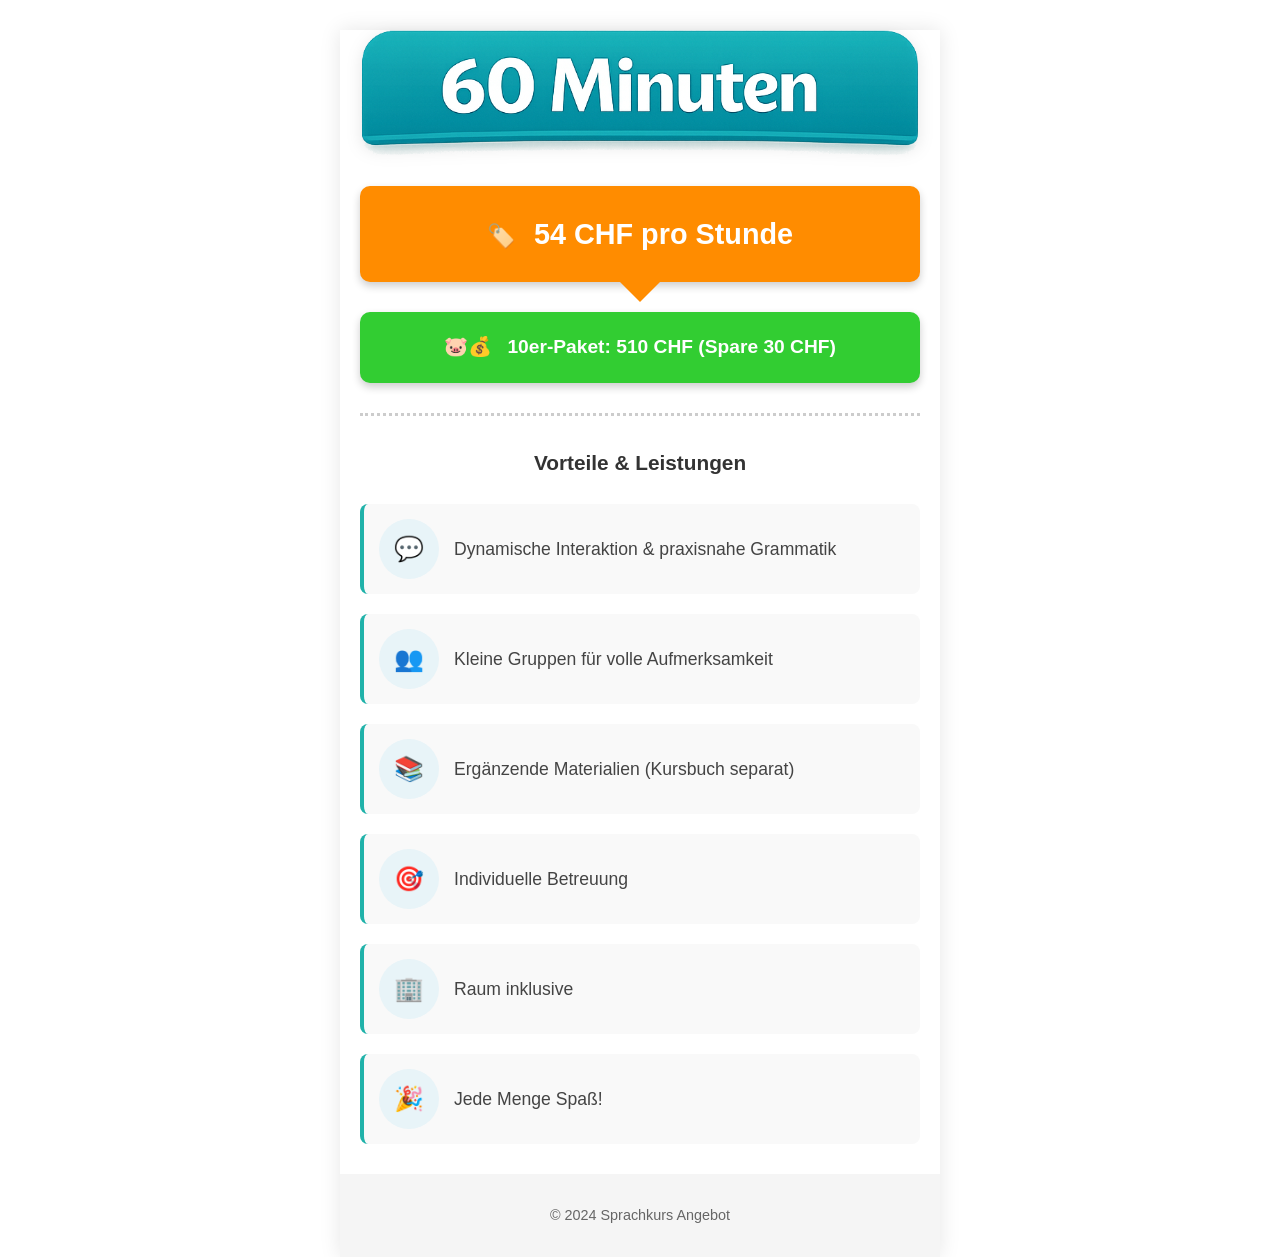
<file: docs/price2.html>
<!DOCTYPE html>
<html lang="de">
<head>
    <meta charset="UTF-8">
    <meta name="viewport" content="width=device-width, initial-scale=1.0">
    <title>Sprachkurs Angebot</title>
    <style>
        /* Reset and Base Styles */
        * {
            margin: 0;
            padding: 0;
            box-sizing: border-box;
        }

        body {
            font-family: 'Helvetica Neue', Helvetica, Arial, sans-serif;
            background-color: #ffffff;
            color: #333333;
            line-height: 1.6;
            min-height: 100vh;
        }

        /* Container */
        .container {
            max-width: 600px;
            margin: 0 auto;
            background-color: #ffffff;
            box-shadow: 0 0 20px rgba(0, 0, 0, 0.1);
        }

        /* Header Banner */
        .header-banner {
            text-align: center;
            margin: 30px 20px;
            padding: 0;
            background: transparent;
            box-shadow: none;
            border-radius: 0;
            overflow: visible;
        }

        /* Header Image */
        .header-image {
            max-width: 100%;
            height: auto;
            display: block;
            margin: 0 auto;
            width: 100%;
            max-width: 600px;
            /* Add subtle shadow to match original design */
            filter: drop-shadow(0 4px 8px rgba(0, 0, 0, 0.1));
        }

        /* Pricing Section */
        .pricing-section {
            padding: 0 20px;
            margin-bottom: 30px;
        }

        /* Arrow-shaped Pricing Banner */
        .pricing-banner {
            background-color: #FF8C00;
            color: #ffffff;
            text-align: center;
            padding: 25px 40px;
            font-size: 1.8em;
            font-weight: bold;
            position: relative;
            margin-bottom: 20px;
            border-radius: 10px;
            box-shadow: 0 4px 8px rgba(0, 0, 0, 0.2);
        }

        .pricing-banner::after {
            content: '';
            position: absolute;
            bottom: -20px;
            left: 50%;
            transform: translateX(-50%);
            border-left: 20px solid transparent;
            border-right: 20px solid transparent;
            border-top: 20px solid #FF8C00;
        }

        .pricing-icon {
            display: inline-block;
            vertical-align: middle;
            margin-right: 10px;
            font-size: 0.8em;
        }

        /* Package Banner */
        .package-banner {
            background-color: #32CD32;
            color: #ffffff;
            text-align: center;
            padding: 20px;
            font-size: 1.2em;
            font-weight: bold;
            border-radius: 10px;
            margin-top: 30px;
            box-shadow: 0 4px 8px rgba(0, 0, 0, 0.2);
        }

        .package-icon {
            display: inline-block;
            vertical-align: middle;
            margin-right: 10px;
        }

        /* Dotted Separator */
        .separator {
            border-top: 3px dotted #ccc;
            margin: 30px 20px;
        }

        /* Features Section */
        .features-section {
            padding: 0 20px;
        }

        .features-title {
            text-align: center;
            font-size: 1.3em;
            font-weight: bold;
            margin-bottom: 25px;
            color: #333;
        }

        /* Feature Items */
        .feature-item {
            display: flex;
            align-items: center;
            margin-bottom: 20px;
            padding: 15px;
            background-color: #f9f9f9;
            border-radius: 8px;
            border-left: 4px solid #20B2AA;
        }

        .feature-icon {
            flex-shrink: 0;
            width: 60px;
            height: 60px;
            display: flex;
            align-items: center;
            justify-content: center;
            margin-right: 15px;
            border-radius: 50%;
            font-size: 1.5em;
            background-color: #e8f4f8;
        }

        .feature-text {
            flex-grow: 1;
            font-size: 1.1em;
            color: #444;
            font-weight: 500;
        }

        /* Specific Icon Colors */
        .icon-speech { color: #20B2AA; }
        .icon-group { color: #FF8C00; }
        .icon-book { color: #4169E1; }
        .icon-person { color: #32CD32; }
        .icon-building { color: #9370DB; }
        .icon-fun { color: #FF1493; }

        /* Footer */
        .footer {
            text-align: center;
            padding: 30px 20px;
            background-color: #f5f5f5;
            margin-top: 30px;
        }

        .footer-text {
            color: #666;
            font-size: 0.9em;
        }

        /* Responsive Design */
        @media (max-width: 768px) {
            .header-banner {
                margin: 25px 15px;
            }

            .header-image {
                max-width: 100%;
            }

            .pricing-banner {
                font-size: 1.4em;
                padding: 20px 30px;
            }

            .package-banner {
                font-size: 1em;
            }

            .feature-item {
                padding: 12px;
            }

            .feature-icon {
                width: 50px;
                height: 50px;
                font-size: 1.3em;
            }

            .feature-text {
                font-size: 1em;
            }
        }

        @media (max-width: 480px) {
            .header-banner {
                margin: 20px 10px;
            }

            .header-image {
                max-width: 100%;
            }

            .pricing-banner {
                font-size: 1.2em;
                padding: 15px 20px;
            }

            .feature-item {
                flex-direction: column;
                text-align: center;
            }

            .feature-icon {
                margin-right: 0;
                margin-bottom: 10px;
            }
        }
    </style>
<script src="https://sites.super.myninja.ai/_assets/ninja-daytona-script.js"></script>
</head>
<body>
    <!-- Main Container -->
    <div class="container">
        
        <!-- Header Section -->
        <header class="header-banner">
            <img src="60min_header2.png" alt="60 Minuten" class="header-image">
        </header>

        <!-- Pricing Section -->
        <section class="pricing-section">
            <!-- Hourly Pricing Banner -->
            <div class="pricing-banner">
                <span class="pricing-icon">🏷️</span>
                54 CHF pro Stunde
            </div>

            <!-- Package Pricing Banner -->
            <div class="package-banner">
                <span class="package-icon">🐷💰</span>
                10er-Paket: 510 CHF (Spare 30 CHF)
            </div>
        </section>

        <!-- Dotted Separator -->
        <div class="separator"></div>

        <!-- Features Section -->
        <section class="features-section">
            <h2 class="features-title">Vorteile & Leistungen</h2>
            
            <!-- Feature 1: Dynamic Interaction -->
            <div class="feature-item">
                <div class="feature-icon icon-speech">💬</div>
                <div class="feature-text">Dynamische Interaktion & praxisnahe Grammatik</div>
            </div>

            <!-- Feature 2: Small Groups -->
            <div class="feature-item">
                <div class="feature-icon icon-group">👥</div>
                <div class="feature-text">Kleine Gruppen für volle Aufmerksamkeit</div>
            </div>

            <!-- Feature 3: Supplementary Materials -->
            <div class="feature-item">
                <div class="feature-icon icon-book">📚</div>
                <div class="feature-text">Ergänzende Materialien (Kursbuch separat)</div>
            </div>

            <!-- Feature 4: Individual Support -->
            <div class="feature-item">
                <div class="feature-icon icon-person">🎯</div>
                <div class="feature-text">Individuelle Betreuung</div>
            </div>

            <!-- Feature 5: Room Inclusive -->
            <div class="feature-item">
                <div class="feature-icon icon-building">🏢</div>
                <div class="feature-text">Raum inklusive</div>
            </div>

            <!-- Feature 6: Lots of Fun -->
            <div class="feature-item">
                <div class="feature-icon icon-fun">🎉</div>
                <div class="feature-text">Jede Menge Spaß!</div>
            </div>
        </section>

        <!-- Footer -->
        <footer class="footer">
            <p class="footer-text">© 2024 Sprachkurs Angebot</p>
        </footer>

    </div>
</body>
</html>
</file>
